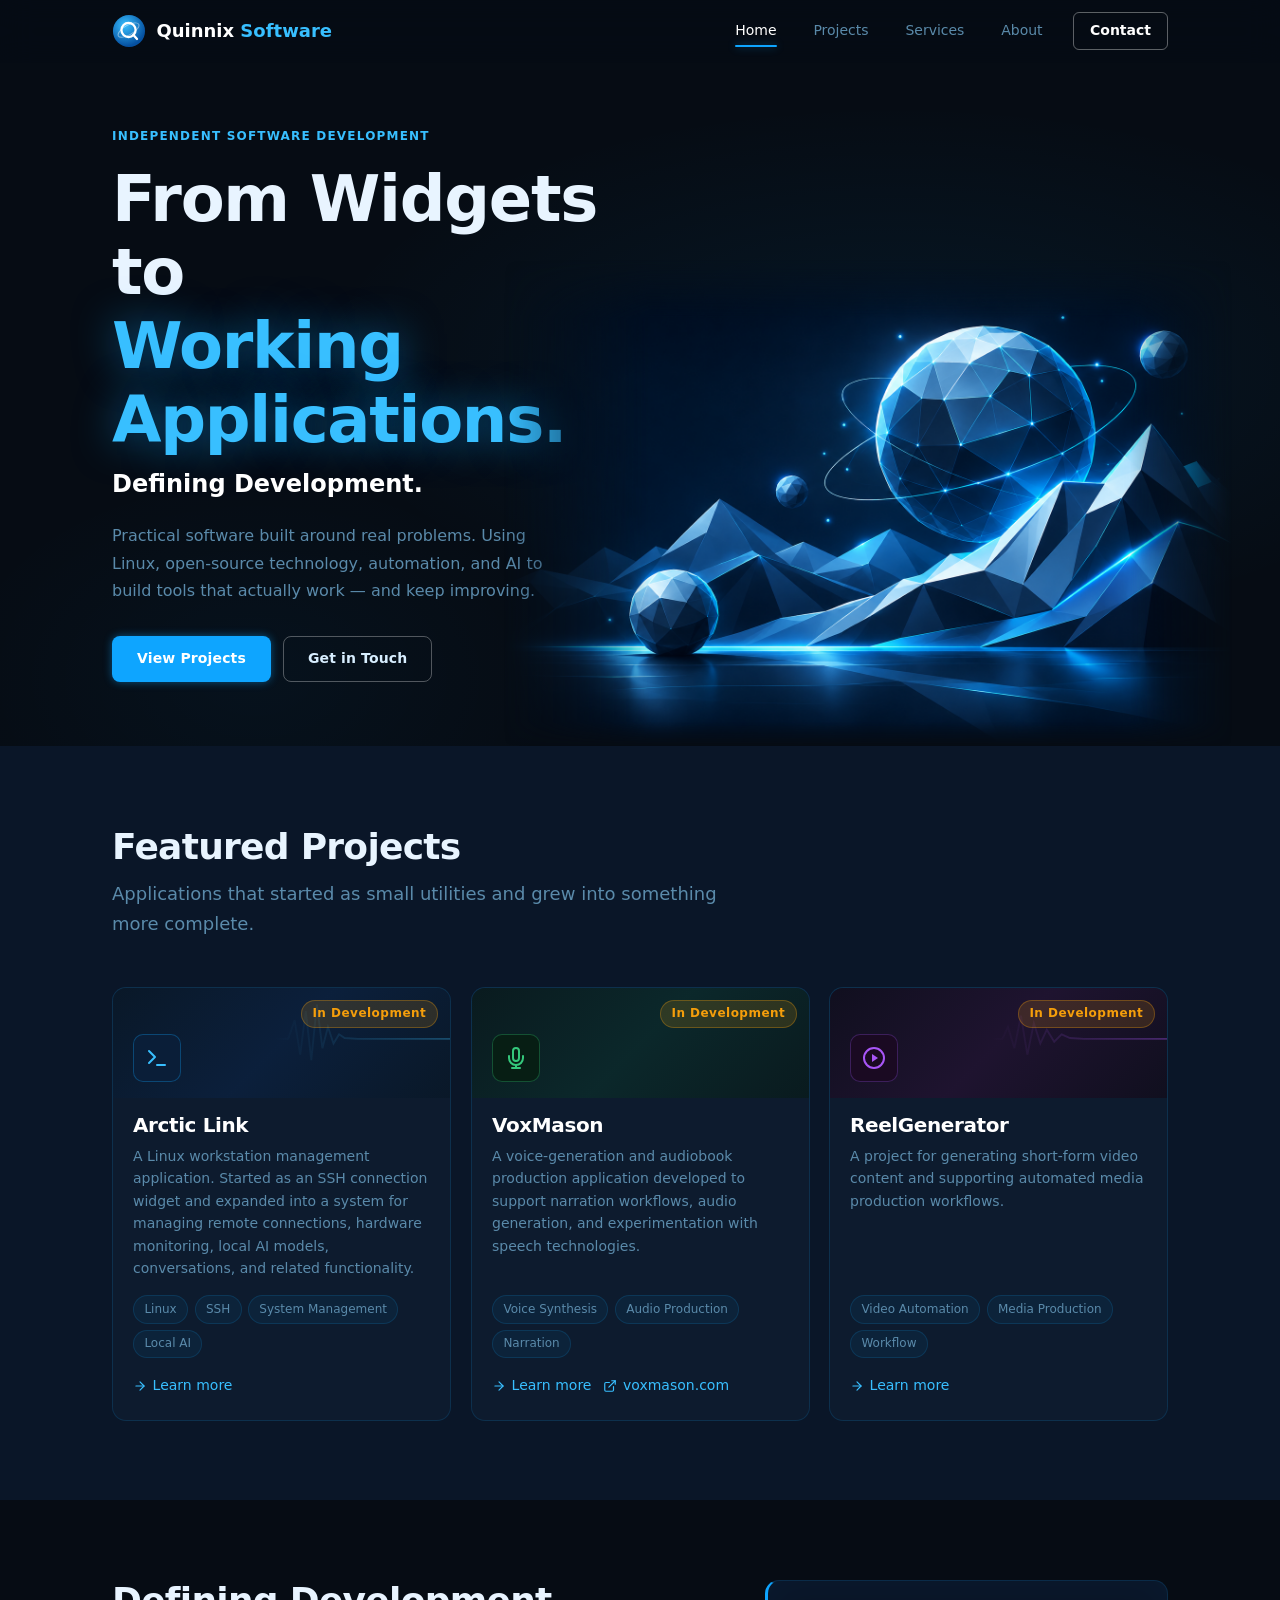
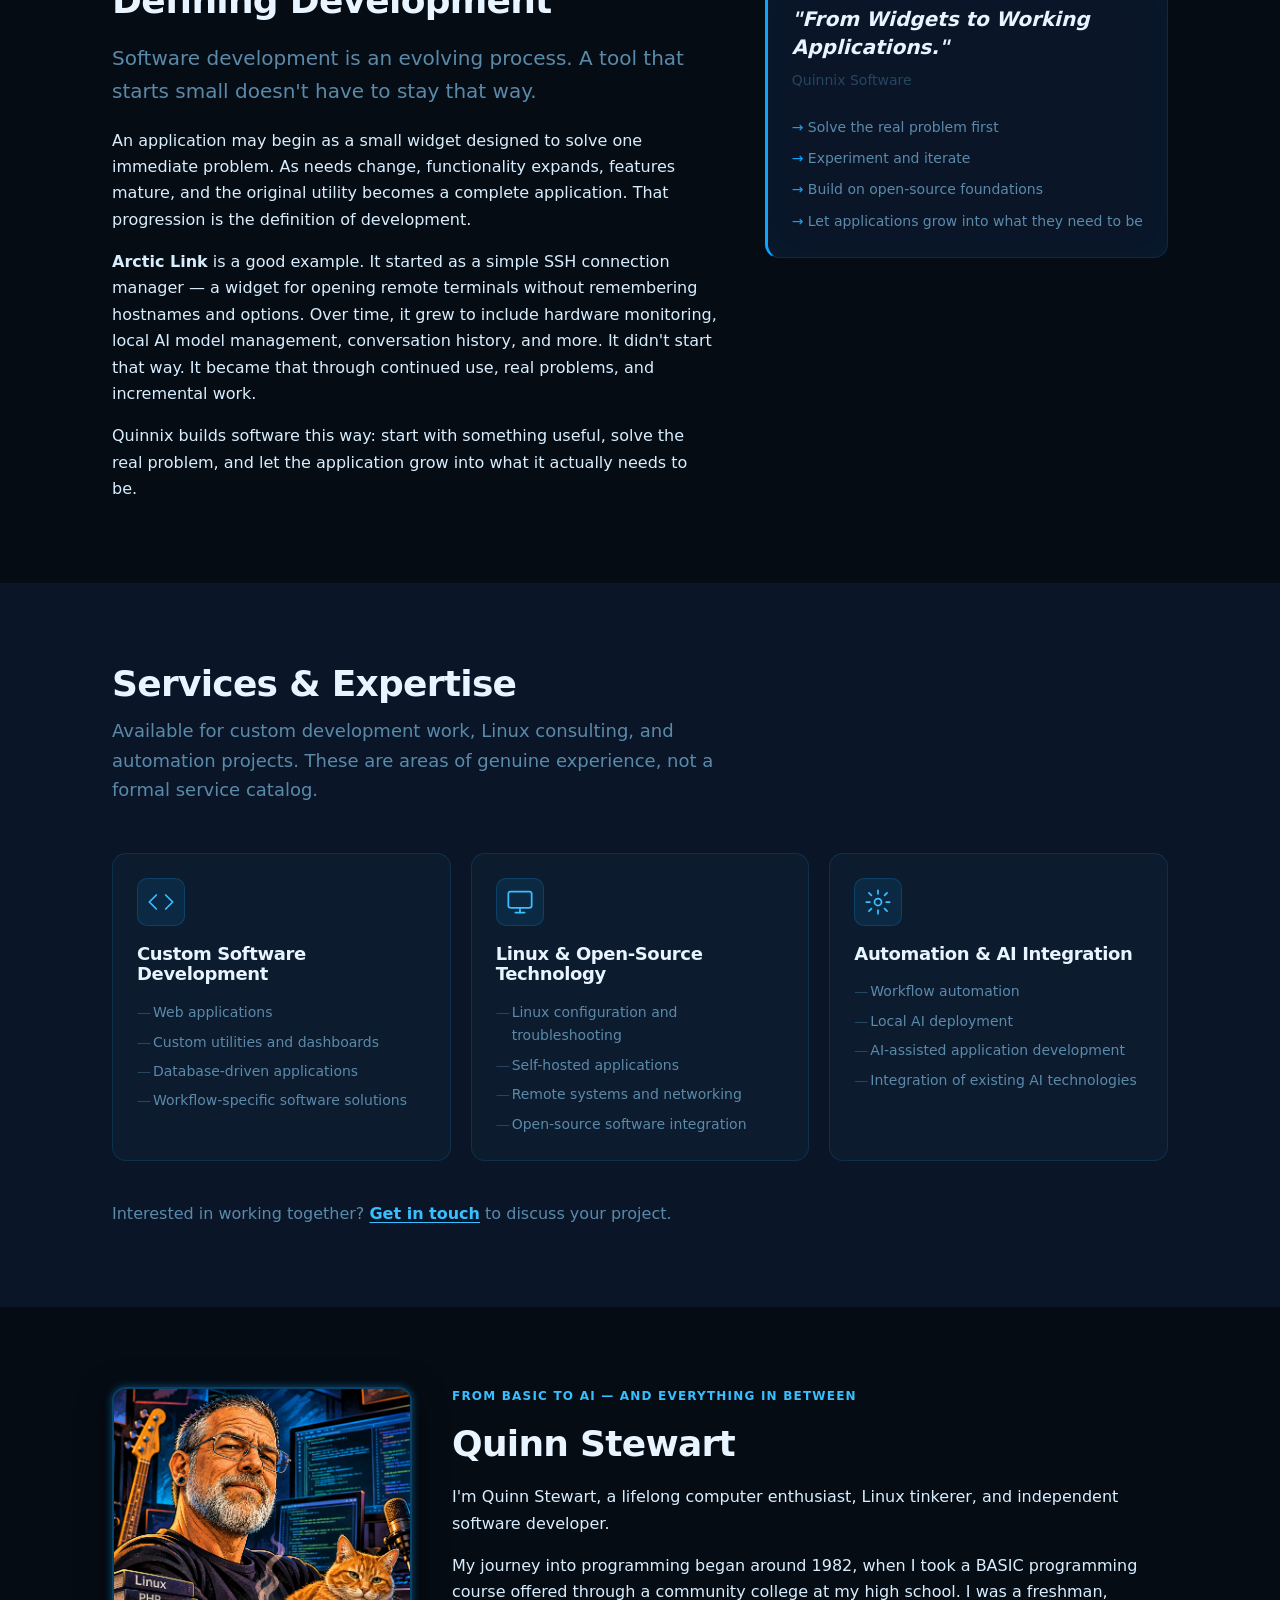
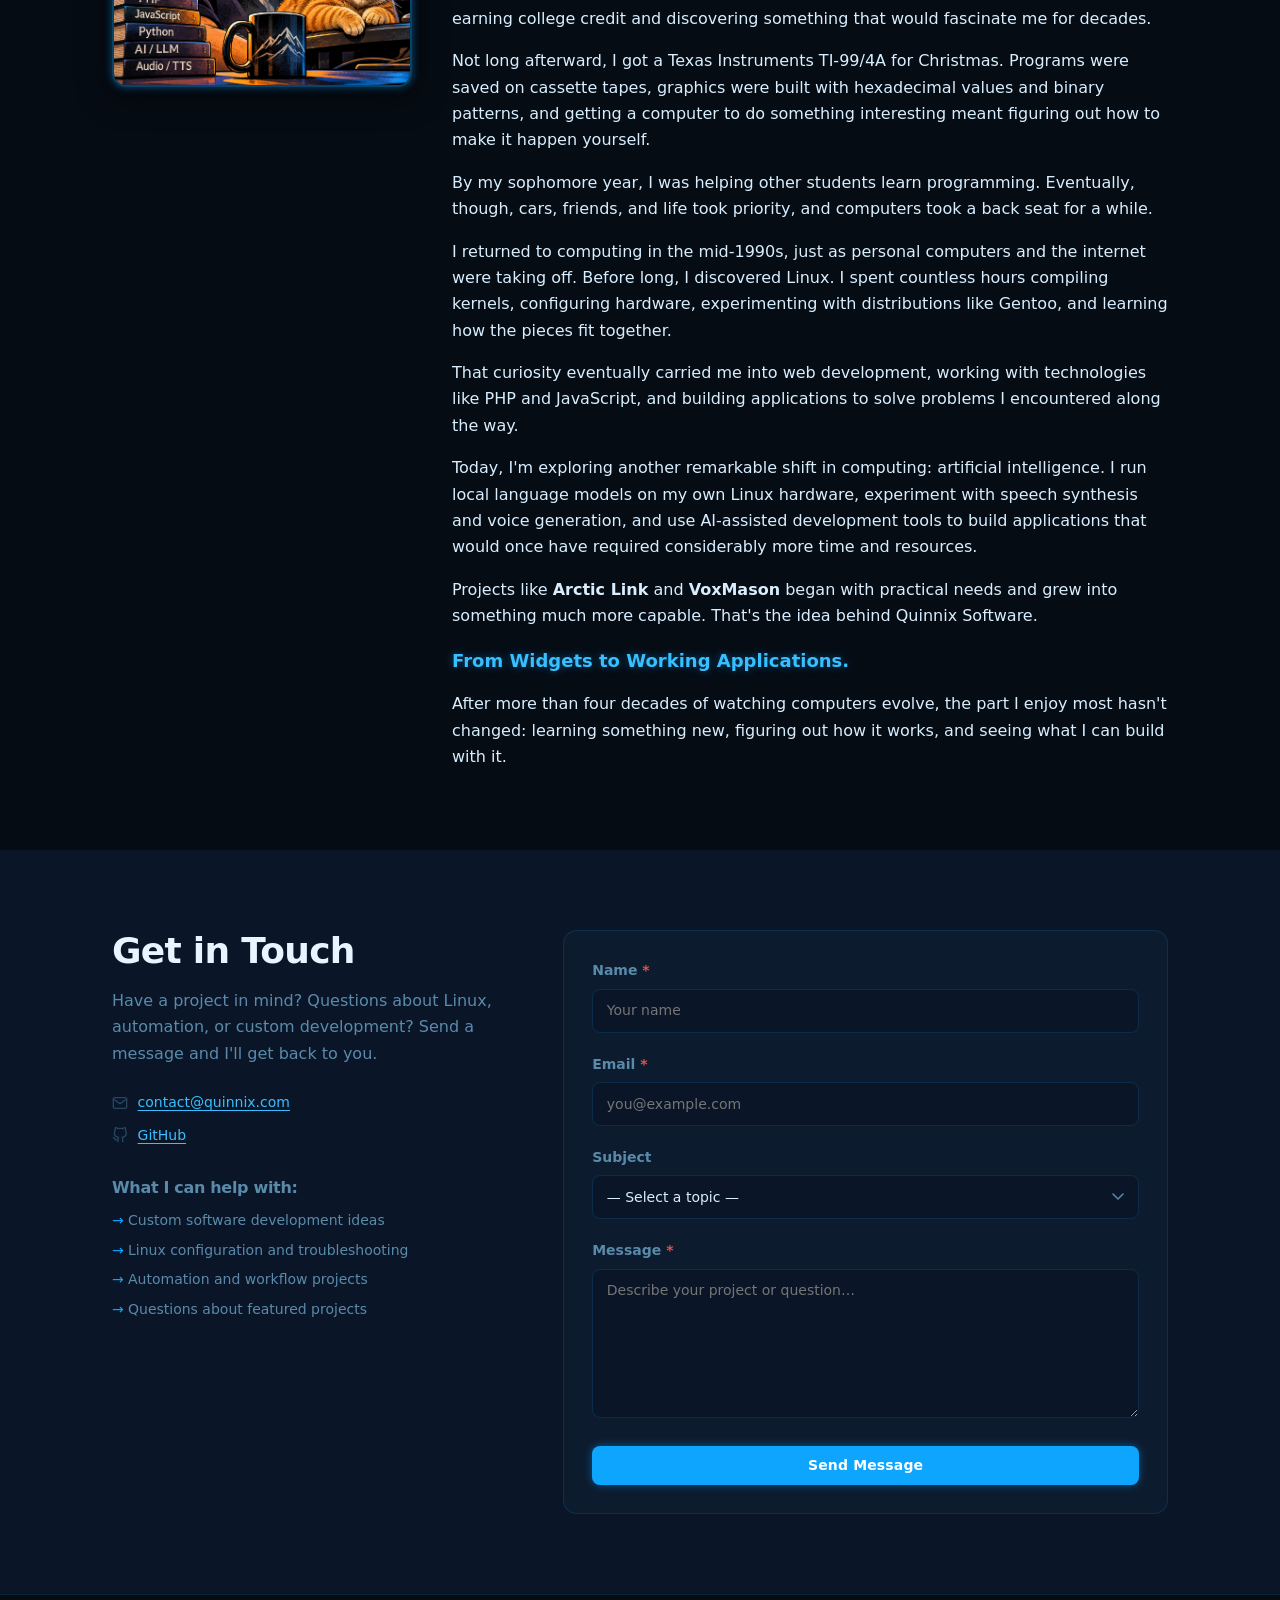
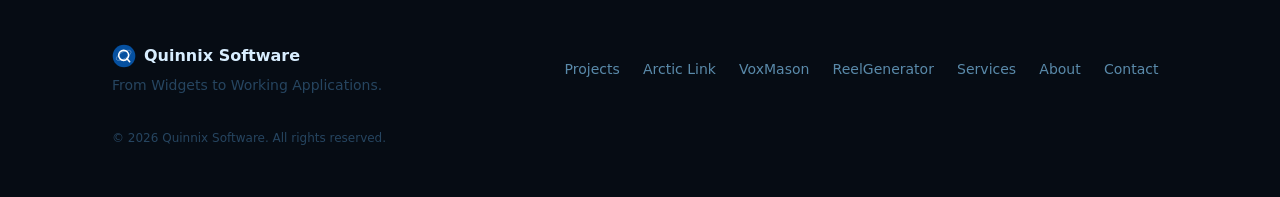
<file: index.html>
<!doctype html>
<html lang="en">
<head>
  <meta charset="utf-8">
  <meta name="viewport" content="width=device-width, initial-scale=1">

  <!-- ============================================================
       SITE IDENTITY — update these when branding is finalized
       ============================================================ -->
  <title>Quinnix Software — From Widgets to Working Applications</title>
  <meta name="description" content="Quinnix Software builds practical applications around real problems using Linux, open-source technology, automation, and AI.">
  <meta name="theme-color" content="#0d0f11">
  <meta name="robots" content="index, follow">
  <link rel="canonical" href="https://quinnix.com/">

  <!-- Favicon placeholder — replace assets/images/favicon.svg with final artwork -->
  <link rel="icon" href="assets/images/favicon.svg" type="image/svg+xml">

  <!-- Open Graph -->
  <meta property="og:type"        content="website">
  <meta property="og:site_name"   content="Quinnix Software">
  <meta property="og:title"       content="Quinnix Software — From Widgets to Working Applications">
  <meta property="og:description" content="Independent software development. Practical solutions built on Linux, open-source technology, automation, and AI.">
  <meta property="og:url"         content="https://quinnix.com/">
  <meta property="og:image"       content="https://quinnix.com/assets/images/quinnix-social.jpg">
  <meta property="og:image:width"  content="1200">
  <meta property="og:image:height" content="630">
  <meta property="og:image:alt"   content="Quinnix Software — From Widgets to Working Applications">

  <!-- Twitter / X card -->
  <meta name="twitter:card"        content="summary_large_image">
  <meta name="twitter:title"       content="Quinnix Software — From Widgets to Working Applications">
  <meta name="twitter:description" content="Independent software development. Practical solutions.">
  <meta name="twitter:image"       content="https://quinnix.com/assets/images/quinnix-social.jpg">

  <link rel="stylesheet" href="assets/css/site.css">
  <script src="assets/js/site.js" defer></script>
</head>
<body>

  <a class="skip-link" href="#main">Skip to main content</a>

  <!-- ============================================================
       HEADER
       ============================================================ -->
  <header class="site-header" data-header>
    <div class="shell nav-wrap">
      <a class="brand" href="#hero" aria-label="Quinnix Software — home">
        <!-- Brand mark: circular Q with orbital arc -->
        <svg class="brand-mark" viewBox="0 0 36 36" width="36" height="36" aria-hidden="true">
          <defs>
            <radialGradient id="bm-bg" cx="38%" cy="32%" r="65%">
              <stop offset="0%" stop-color="#38bfff"/>
              <stop offset="100%" stop-color="#0550a0"/>
            </radialGradient>
          </defs>
          <circle cx="18" cy="18" r="17" fill="url(#bm-bg)"/>
          <circle cx="17.5" cy="17" r="7.5" fill="none" stroke="#fff" stroke-width="2.4"/>
          <line x1="22.5" y1="22" x2="26.5" y2="26.5" stroke="#fff" stroke-width="2.4" stroke-linecap="round"/>
          <ellipse cx="17.5" cy="17" rx="12.5" ry="5" fill="none" stroke="rgba(255,255,255,0.45)" stroke-width="1" transform="rotate(-30 17.5 17)"/>
        </svg>
        <span class="brand-name">Quinnix<span class="brand-cyan"> Software</span></span>
      </a>

      <button class="menu-button" type="button"
              aria-expanded="false" aria-controls="site-nav"
              data-menu-button>
        <span class="sr-only">Toggle navigation</span>
        <span class="menu-icon" aria-hidden="true"><i></i><i></i><i></i></span>
      </button>

      <nav class="site-nav" id="site-nav" aria-label="Primary navigation" data-nav>
        <a href="#hero">Home</a>
        <a href="#projects">Projects</a>
        <a href="#services">Services</a>
        <a href="#about">About</a>
        <a href="#contact" class="nav-cta">Contact</a>
      </nav>
    </div>
  </header>

  <main id="main">

    <!-- ============================================================
         HERO
         ============================================================ -->
    <section class="hero" id="hero" aria-labelledby="hero-title">
      <div class="shell hero-inner">

        <div class="hero-text">
          <p class="eyebrow">Independent Software Development</p>
          <h1 id="hero-title">From Widgets to<br><span class="hero-cyan">Working<br>Applications.</span></h1>
          <p class="hero-tagline">Defining Development.</p>
          <p class="hero-body">
            Practical software built around real problems. Using Linux, open-source technology,
            automation, and AI to build tools that actually work — and keep improving.
          </p>
          <div class="hero-actions">
            <a href="#projects" class="btn btn-primary">View Projects</a>
            <a href="#contact"  class="btn btn-secondary">Get in Touch</a>
          </div>
        </div>

        <div class="hero-graphic" aria-hidden="true">
          <img src="assets/images/quinnix-hero-exact.svg" alt="" class="hero-scene"
               width="700" height="520">
        </div>

      </div>
    </section>

    <!-- ============================================================
         FEATURED PROJECTS
         ============================================================ -->
    <section class="section projects" id="projects" aria-labelledby="projects-title">
      <div class="shell">

        <header class="section-header">
          <h2 id="projects-title">Featured Projects</h2>
          <p>Applications that started as small utilities and grew into something more complete.</p>
        </header>

        <div class="project-grid">

          <!-- Project: Arctic Link -->
          <article class="project-card project-card--arctic" aria-labelledby="project-arctic-link-title">
            <div class="project-card-header">
              <div class="project-icon project-icon--arctic">
                <!-- Terminal icon -->
                <svg viewBox="0 0 24 24" fill="none" stroke="currentColor" stroke-width="2" stroke-linecap="round" stroke-linejoin="round">
                  <polyline points="4 17 10 11 4 5"/><line x1="12" y1="19" x2="20" y2="19"/>
                </svg>
              </div>
              <!-- Decorative wave -->
              <svg class="project-wave" viewBox="0 0 200 100" preserveAspectRatio="xMaxYMid meet">
                <defs>
                  <linearGradient id="wave-arctic" x1="0" y1="0" x2="1" y2="0">
                    <stop offset="0%" stop-color="#38bfff" stop-opacity="0"/>
                    <stop offset="100%" stop-color="#38bfff" stop-opacity="0.3"/>
                  </linearGradient>
                </defs>
                <polyline points="10,55 25,55 32,35 38,72 44,25 50,78 56,18 62,65 68,42 74,60 80,50 86,54 100,55 130,55 200,55"
                          fill="none" stroke="url(#wave-arctic)" stroke-width="2"/>
              </svg>
              <span class="project-status" data-status="development">In Development</span>
            </div>
            <div class="project-content">
              <h3 id="project-arctic-link-title" class="project-title">Arctic Link</h3>
              <p class="project-desc">
                A Linux workstation management application. Started as an SSH connection widget
                and expanded into a system for managing remote connections, hardware monitoring,
                local AI models, conversations, and related functionality.
              </p>
              <ul class="project-tags" aria-label="Technologies">
                <li class="tag">Linux</li>
                <li class="tag">SSH</li>
                <li class="tag">System Management</li>
                <li class="tag">Local AI</li>
              </ul>
              <div class="project-links">
                <a href="arctic-link.html" class="project-link">
                  <svg aria-hidden="true" width="14" height="14" viewBox="0 0 24 24" fill="none"
                       stroke="currentColor" stroke-width="2" stroke-linecap="round" stroke-linejoin="round">
                    <line x1="5" y1="12" x2="19" y2="12"/><polyline points="12 5 19 12 12 19"/>
                  </svg>
                  Learn more
                </a>
              </div>
            </div>
          </article>

          <!-- Project: VoxMason -->
          <article class="project-card project-card--voxmason" aria-labelledby="project-voxmason-title">
            <div class="project-card-header">
              <div class="project-icon project-icon--voxmason">
                <!-- Microphone icon -->
                <svg viewBox="0 0 24 24" fill="none" stroke="currentColor" stroke-width="2" stroke-linecap="round" stroke-linejoin="round">
                  <path d="M12 2a3 3 0 0 1 3 3v7a3 3 0 0 1-6 0V5a3 3 0 0 1 3-3z"/>
                  <path d="M19 10v2a7 7 0 0 1-14 0v-2"/><line x1="12" y1="19" x2="12" y2="22"/>
                  <line x1="8" y1="22" x2="16" y2="22"/>
                </svg>
              </div>
              <!-- Decorative wave (audio waveform) -->
              <svg class="project-wave" viewBox="0 0 200 100" preserveAspectRatio="xMaxYMid meet">
                <defs>
                  <linearGradient id="wave-vox" x1="0" y1="0" x2="1" y2="0">
                    <stop offset="0%" stop-color="#34c77b" stop-opacity="0"/>
                    <stop offset="100%" stop-color="#34c77b" stop-opacity="0.35"/>
                  </linearGradient>
                </defs>
                <g stroke="url(#wave-vox)" fill="none" stroke-linecap="round">
                  <line x1="20" y1="50" x2="20" y2="50" stroke-width="2"/>
                  <line x1="30" y1="38" x2="30" y2="62" stroke-width="2"/>
                  <line x1="40" y1="22" x2="40" y2="78" stroke-width="2.5"/>
                  <line x1="50" y1="30" x2="50" y2="70" stroke-width="2.5"/>
                  <line x1="60" y1="15" x2="60" y2="85" stroke-width="3"/>
                  <line x1="70" y1="25" x2="70" y2="75" stroke-width="2.5"/>
                  <line x1="80" y1="35" x2="80" y2="65" stroke-width="2.5"/>
                  <line x1="90" y1="20" x2="90" y2="80" stroke-width="3"/>
                  <line x1="100" y1="30" x2="100" y2="70" stroke-width="2.5"/>
                  <line x1="110" y1="40" x2="110" y2="60" stroke-width="2"/>
                  <line x1="120" y1="45" x2="120" y2="55" stroke-width="2"/>
                  <line x1="130" y1="48" x2="130" y2="52" stroke-width="2"/>
                  <line x1="150" y1="50" x2="150" y2="50" stroke-width="1"/>
                </g>
              </svg>
              <span class="project-status" data-status="development">In Development</span>
            </div>
            <div class="project-content">
              <h3 id="project-voxmason-title" class="project-title">VoxMason</h3>
              <p class="project-desc">
                A voice-generation and audiobook production application developed to support
                narration workflows, audio generation, and experimentation with speech technologies.
              </p>
              <ul class="project-tags" aria-label="Technologies">
                <li class="tag">Voice Synthesis</li>
                <li class="tag">Audio Production</li>
                <li class="tag">Narration</li>
              </ul>
              <div class="project-links">
                <a href="voxmason.html" class="project-link">
                  <svg aria-hidden="true" width="14" height="14" viewBox="0 0 24 24" fill="none"
                       stroke="currentColor" stroke-width="2" stroke-linecap="round" stroke-linejoin="round">
                    <line x1="5" y1="12" x2="19" y2="12"/><polyline points="12 5 19 12 12 19"/>
                  </svg>
                  Learn more
                </a>
                <a href="https://voxmason.com" class="project-link" target="_blank" rel="noopener noreferrer">
                  <svg aria-hidden="true" width="14" height="14" viewBox="0 0 24 24" fill="none"
                       stroke="currentColor" stroke-width="2" stroke-linecap="round" stroke-linejoin="round">
                    <path d="M18 13v6a2 2 0 0 1-2 2H5a2 2 0 0 1-2-2V8a2 2 0 0 1 2-2h6"/>
                    <polyline points="15 3 21 3 21 9"/><line x1="10" y1="14" x2="21" y2="3"/>
                  </svg>
                  voxmason.com
                </a>
              </div>
            </div>
          </article>

          <!-- Project: ReelGenerator -->
          <article class="project-card project-card--reel" aria-labelledby="project-reelgenerator-title">
            <div class="project-card-header">
              <div class="project-icon project-icon--reel">
                <!-- Film/play icon -->
                <svg viewBox="0 0 24 24" fill="none" stroke="currentColor" stroke-width="2" stroke-linecap="round" stroke-linejoin="round">
                  <circle cx="12" cy="12" r="10"/>
                  <polygon points="10 8 16 12 10 16 10 8" fill="currentColor" stroke="none"/>
                </svg>
              </div>
              <!-- Decorative wave (video frequency) -->
              <svg class="project-wave" viewBox="0 0 200 100" preserveAspectRatio="xMaxYMid meet">
                <defs>
                  <linearGradient id="wave-reel" x1="0" y1="0" x2="1" y2="0">
                    <stop offset="0%" stop-color="#a855f7" stop-opacity="0"/>
                    <stop offset="100%" stop-color="#a855f7" stop-opacity="0.35"/>
                  </linearGradient>
                </defs>
                <polyline points="10,55 22,55 28,42 35,65 42,30 49,72 56,38 63,60 70,45 78,58 86,50 95,54 110,55 150,55 200,55"
                          fill="none" stroke="url(#wave-reel)" stroke-width="2"/>
              </svg>
              <span class="project-status" data-status="development">In Development</span>
            </div>
            <div class="project-content">
              <h3 id="project-reelgenerator-title" class="project-title">ReelGenerator</h3>
              <p class="project-desc">
                A project for generating short-form video content and supporting automated
                media production workflows.
              </p>
              <ul class="project-tags" aria-label="Technologies">
                <li class="tag">Video Automation</li>
                <li class="tag">Media Production</li>
                <li class="tag">Workflow</li>
              </ul>
              <div class="project-links">
                <a href="reelgenerator.html" class="project-link">
                  <svg aria-hidden="true" width="14" height="14" viewBox="0 0 24 24" fill="none"
                       stroke="currentColor" stroke-width="2" stroke-linecap="round" stroke-linejoin="round">
                    <line x1="5" y1="12" x2="19" y2="12"/><polyline points="12 5 19 12 12 19"/>
                  </svg>
                  Learn more
                </a>
              </div>
            </div>
          </article>

        </div><!-- .project-grid -->
      </div><!-- .shell -->
    </section>

    <!-- ============================================================
         DEVELOPMENT PHILOSOPHY
         ============================================================ -->
    <section class="section philosophy" id="philosophy" aria-labelledby="philosophy-title">
      <div class="shell">
        <div class="philosophy-inner">

          <div class="philosophy-text">
            <h2 id="philosophy-title">Defining Development</h2>
            <p class="philosophy-lead">
              Software development is an evolving process. A tool that starts small doesn't have to
              stay that way.
            </p>
            <p>
              An application may begin as a small widget designed to solve one immediate problem.
              As needs change, functionality expands, features mature, and the original utility
              becomes a complete application. That progression is the definition of development.
            </p>
            <p>
              <strong>Arctic Link</strong> is a good example. It started as a simple SSH connection
              manager — a widget for opening remote terminals without remembering hostnames and
              options. Over time, it grew to include hardware monitoring, local AI model management,
              conversation history, and more. It didn't start that way. It became that through
              continued use, real problems, and incremental work.
            </p>
            <p>
              Quinnix builds software this way: start with something useful, solve the real
              problem, and let the application grow into what it actually needs to be.
            </p>
          </div>

          <aside class="philosophy-callout" aria-label="Development philosophy summary">
            <blockquote>
              <p>"From Widgets to Working Applications."</p>
              <footer>Quinnix Software</footer>
            </blockquote>
            <ul class="philosophy-values">
              <li>Solve the real problem first</li>
              <li>Experiment and iterate</li>
              <li>Build on open-source foundations</li>
              <li>Let applications grow into what they need to be</li>
            </ul>
          </aside>

        </div>
      </div>
    </section>

    <!-- ============================================================
         SERVICES & EXPERTISE
         ============================================================ -->
    <section class="section services" id="services" aria-labelledby="services-title">
      <div class="shell">

        <header class="section-header">
          <h2 id="services-title">Services &amp; Expertise</h2>
          <p>
            Available for custom development work, Linux consulting, and automation projects.
            These are areas of genuine experience, not a formal service catalog.
          </p>
        </header>

        <div class="services-grid">

          <div class="service-card">
            <div class="service-icon" aria-hidden="true">
              <svg viewBox="0 0 24 24" width="28" height="28" fill="none"
                   stroke="currentColor" stroke-width="1.5" stroke-linecap="round" stroke-linejoin="round">
                <polyline points="16 18 22 12 16 6"/><polyline points="8 6 2 12 8 18"/>
              </svg>
            </div>
            <h3>Custom Software Development</h3>
            <ul>
              <li>Web applications</li>
              <li>Custom utilities and dashboards</li>
              <li>Database-driven applications</li>
              <li>Workflow-specific software solutions</li>
            </ul>
          </div>

          <div class="service-card">
            <div class="service-icon" aria-hidden="true">
              <svg viewBox="0 0 24 24" width="28" height="28" fill="none"
                   stroke="currentColor" stroke-width="1.5" stroke-linecap="round" stroke-linejoin="round">
                <rect x="2" y="3" width="20" height="14" rx="2"/><line x1="8" y1="21" x2="16" y2="21"/>
                <line x1="12" y1="17" x2="12" y2="21"/>
              </svg>
            </div>
            <h3>Linux &amp; Open-Source Technology</h3>
            <ul>
              <li>Linux configuration and troubleshooting</li>
              <li>Self-hosted applications</li>
              <li>Remote systems and networking</li>
              <li>Open-source software integration</li>
            </ul>
          </div>

          <div class="service-card">
            <div class="service-icon" aria-hidden="true">
              <svg viewBox="0 0 24 24" width="28" height="28" fill="none"
                   stroke="currentColor" stroke-width="1.5" stroke-linecap="round" stroke-linejoin="round">
                <circle cx="12" cy="12" r="3"/><path d="M12 2v3m0 14v3M4.22 4.22l2.12 2.12m11.32 11.32 2.12 2.12M2 12h3m14 0h3M4.22 19.78l2.12-2.12M17.66 6.34l2.12-2.12"/>
              </svg>
            </div>
            <h3>Automation &amp; AI Integration</h3>
            <ul>
              <li>Workflow automation</li>
              <li>Local AI deployment</li>
              <li>AI-assisted application development</li>
              <li>Integration of existing AI technologies</li>
            </ul>
          </div>

        </div><!-- .services-grid -->

        <p class="services-note">
          Interested in working together?
          <a href="#contact">Get in touch</a> to discuss your project.
        </p>

      </div><!-- .shell -->
    </section>

    <!-- ============================================================
         ABOUT
         ============================================================ -->
    <section class="section about" id="about" aria-labelledby="about-title">
      <div class="shell">
        <div class="about-inner">

          <div class="about-photo-wrap">
            <img
              src="assets/images/quinn-stewart.png"
              alt="Quinn Stewart — developer, Linux tinkerer, and founder of Quinnix Software"
              class="about-photo"
              width="440"
              height="440"
              loading="lazy"
            >
          </div>

          <div class="about-text">
            <p class="eyebrow">From BASIC to AI — and Everything in Between</p>
            <h2 id="about-title">Quinn Stewart</h2>

            <p>I'm Quinn Stewart, a lifelong computer enthusiast, Linux tinkerer, and independent software developer.</p>

            <p>My journey into programming began around 1982, when I took a BASIC programming course offered through a community college at my high school. I was a freshman, earning college credit and discovering something that would fascinate me for decades.</p>

            <p>Not long afterward, I got a Texas Instruments TI-99/4A for Christmas. Programs were saved on cassette tapes, graphics were built with hexadecimal values and binary patterns, and getting a computer to do something interesting meant figuring out how to make it happen yourself.</p>

            <p>By my sophomore year, I was helping other students learn programming. Eventually, though, cars, friends, and life took priority, and computers took a back seat for a while.</p>

            <p>I returned to computing in the mid-1990s, just as personal computers and the internet were taking off. Before long, I discovered Linux. I spent countless hours compiling kernels, configuring hardware, experimenting with distributions like Gentoo, and learning how the pieces fit together.</p>

            <p>That curiosity eventually carried me into web development, working with technologies like PHP and JavaScript, and building applications to solve problems I encountered along the way.</p>

            <p>Today, I'm exploring another remarkable shift in computing: artificial intelligence. I run local language models on my own Linux hardware, experiment with speech synthesis and voice generation, and use AI-assisted development tools to build applications that would once have required considerably more time and resources.</p>

            <p>Projects like <strong>Arctic Link</strong> and <strong>VoxMason</strong> began with practical needs and grew into something much more capable. That's the idea behind Quinnix Software.</p>

            <p class="about-tagline">From Widgets to Working Applications.</p>

            <p>After more than four decades of watching computers evolve, the part I enjoy most hasn't changed: learning something new, figuring out how it works, and seeing what I can build with it.</p>
          </div>

        </div><!-- .about-inner -->
      </div><!-- .shell -->
    </section>

    <!-- ============================================================
         CONTACT
         ============================================================ -->
    <section class="section contact" id="contact" aria-labelledby="contact-title">
      <div class="shell">
        <div class="contact-inner">

          <div class="contact-info">
            <h2 id="contact-title">Get in Touch</h2>
            <p>
              Have a project in mind? Questions about Linux, automation, or custom development?
              Send a message and I'll get back to you.
            </p>

            <ul class="contact-channels">
              <li>
                <svg aria-hidden="true" width="16" height="16" viewBox="0 0 24 24" fill="none"
                     stroke="currentColor" stroke-width="2" stroke-linecap="round" stroke-linejoin="round">
                  <path d="M4 4h16c1.1 0 2 .9 2 2v12c0 1.1-.9 2-2 2H4c-1.1 0-2-.9-2-2V6c0-1.1.9-2 2-2z"/>
                  <polyline points="22,6 12,13 2,6"/>
                </svg>
                <!-- PLACEHOLDER: replace with actual contact email -->
                <a href="mailto:contact@quinnix.com">contact@quinnix.com</a>
              </li>
              <li>
                <svg aria-hidden="true" width="16" height="16" viewBox="0 0 24 24" fill="none"
                     stroke="currentColor" stroke-width="2" stroke-linecap="round" stroke-linejoin="round">
                  <path d="M9 19c-5 1.5-5-2.5-7-3m14 6v-3.87a3.37 3.37 0 0 0-.94-2.61c3.14-.35 6.44-1.54 6.44-7A5.44 5.44 0 0 0 20 4.77 5.07 5.07 0 0 0 19.91 1S18.73.65 16 2.48a13.38 13.38 0 0 0-7 0C6.27.65 5.09 1 5.09 1A5.07 5.07 0 0 0 5 4.77a5.44 5.44 0 0 0-1.5 3.78c0 5.42 3.3 6.61 6.44 7A3.37 3.37 0 0 0 9 18.13V22"/>
                </svg>
                <!-- PLACEHOLDER: replace with actual GitHub URL -->
                <a href="https://github.com/" target="_blank" rel="noopener noreferrer">GitHub</a>
              </li>
            </ul>

            <div class="contact-topics">
              <h3>What I can help with:</h3>
              <ul>
                <li>Custom software development ideas</li>
                <li>Linux configuration and troubleshooting</li>
                <li>Automation and workflow projects</li>
                <li>Questions about featured projects</li>
              </ul>
            </div>
          </div><!-- .contact-info -->

          <div class="contact-form-wrap">
            <form class="contact-form" id="contact-form"
                  method="post" action="contact.php"
                  novalidate>

              <div class="form-group">
                <label for="contact-name">Name <span aria-hidden="true">*</span></label>
                <input type="text" id="contact-name" name="name"
                       autocomplete="name" required maxlength="100"
                       placeholder="Your name">
              </div>

              <div class="form-group">
                <label for="contact-email">Email <span aria-hidden="true">*</span></label>
                <input type="email" id="contact-email" name="email"
                       autocomplete="email" required maxlength="254"
                       placeholder="you@example.com">
              </div>

              <div class="form-group">
                <label for="contact-subject">Subject</label>
                <select id="contact-subject" name="subject">
                  <option value="">— Select a topic —</option>
                  <option value="custom-development">Custom Software Development</option>
                  <option value="linux-help">Linux Help or Consulting</option>
                  <option value="automation">Automation or AI Project</option>
                  <option value="project-question">Question About a Project</option>
                  <option value="general">General Inquiry</option>
                </select>
              </div>

              <div class="form-group">
                <label for="contact-message">Message <span aria-hidden="true">*</span></label>
                <textarea id="contact-message" name="message"
                          required minlength="10" maxlength="4000"
                          rows="6" placeholder="Describe your project or question…"></textarea>
              </div>

              <!-- Honeypot field — must remain empty -->
              <div class="form-group form-honeypot" aria-hidden="true">
                <label for="contact-website">Website</label>
                <input type="text" id="contact-website" name="website"
                       tabindex="-1" autocomplete="off">
              </div>

              <div class="form-actions">
                <button type="submit" class="btn btn-primary btn-submit" id="contact-submit">
                  <span class="btn-label">Send Message</span>
                  <span class="btn-loading" aria-hidden="true">Sending…</span>
                </button>
              </div>

              <div class="form-feedback" id="form-feedback" aria-live="polite" aria-atomic="true"></div>

            </form>
          </div><!-- .contact-form-wrap -->

        </div><!-- .contact-inner -->
      </div><!-- .shell -->
    </section>

  </main>

  <!-- ============================================================
       FOOTER
       ============================================================ -->
  <footer class="site-footer">
    <div class="shell">
      <div class="footer-inner">

        <div class="footer-brand">
          <a href="#hero" class="footer-brand-link" aria-label="Back to top">
            <svg class="brand-mark" viewBox="0 0 36 36" width="24" height="24" aria-hidden="true">
              <circle cx="18" cy="18" r="17" fill="#0550a0"/>
              <circle cx="17.5" cy="17" r="7.5" fill="none" stroke="#fff" stroke-width="2.4"/>
              <line x1="22.5" y1="22" x2="26.5" y2="26.5" stroke="#fff" stroke-width="2.4" stroke-linecap="round"/>
              <ellipse cx="17.5" cy="17" rx="12.5" ry="5" fill="none" stroke="rgba(255,255,255,0.4)" stroke-width="1" transform="rotate(-30 17.5 17)"/>
            </svg>
            <strong>Quinnix Software</strong>
          </a>
          <p class="footer-tagline">From Widgets to Working Applications.</p>
        </div>

        <nav class="footer-nav" aria-label="Footer navigation">
          <a href="#projects">Projects</a>
          <a href="arctic-link.html">Arctic Link</a>
          <a href="voxmason.html">VoxMason</a>
          <a href="reelgenerator.html">ReelGenerator</a>
          <a href="#services">Services</a>
          <a href="#about">About</a>
          <a href="#contact">Contact</a>
        </nav>

        <p class="footer-copy">
          &copy; <span data-year></span> Quinnix Software. All rights reserved.
        </p>

      </div><!-- .footer-inner -->
    </div><!-- .shell -->
  </footer>

</body>
</html>
</file>
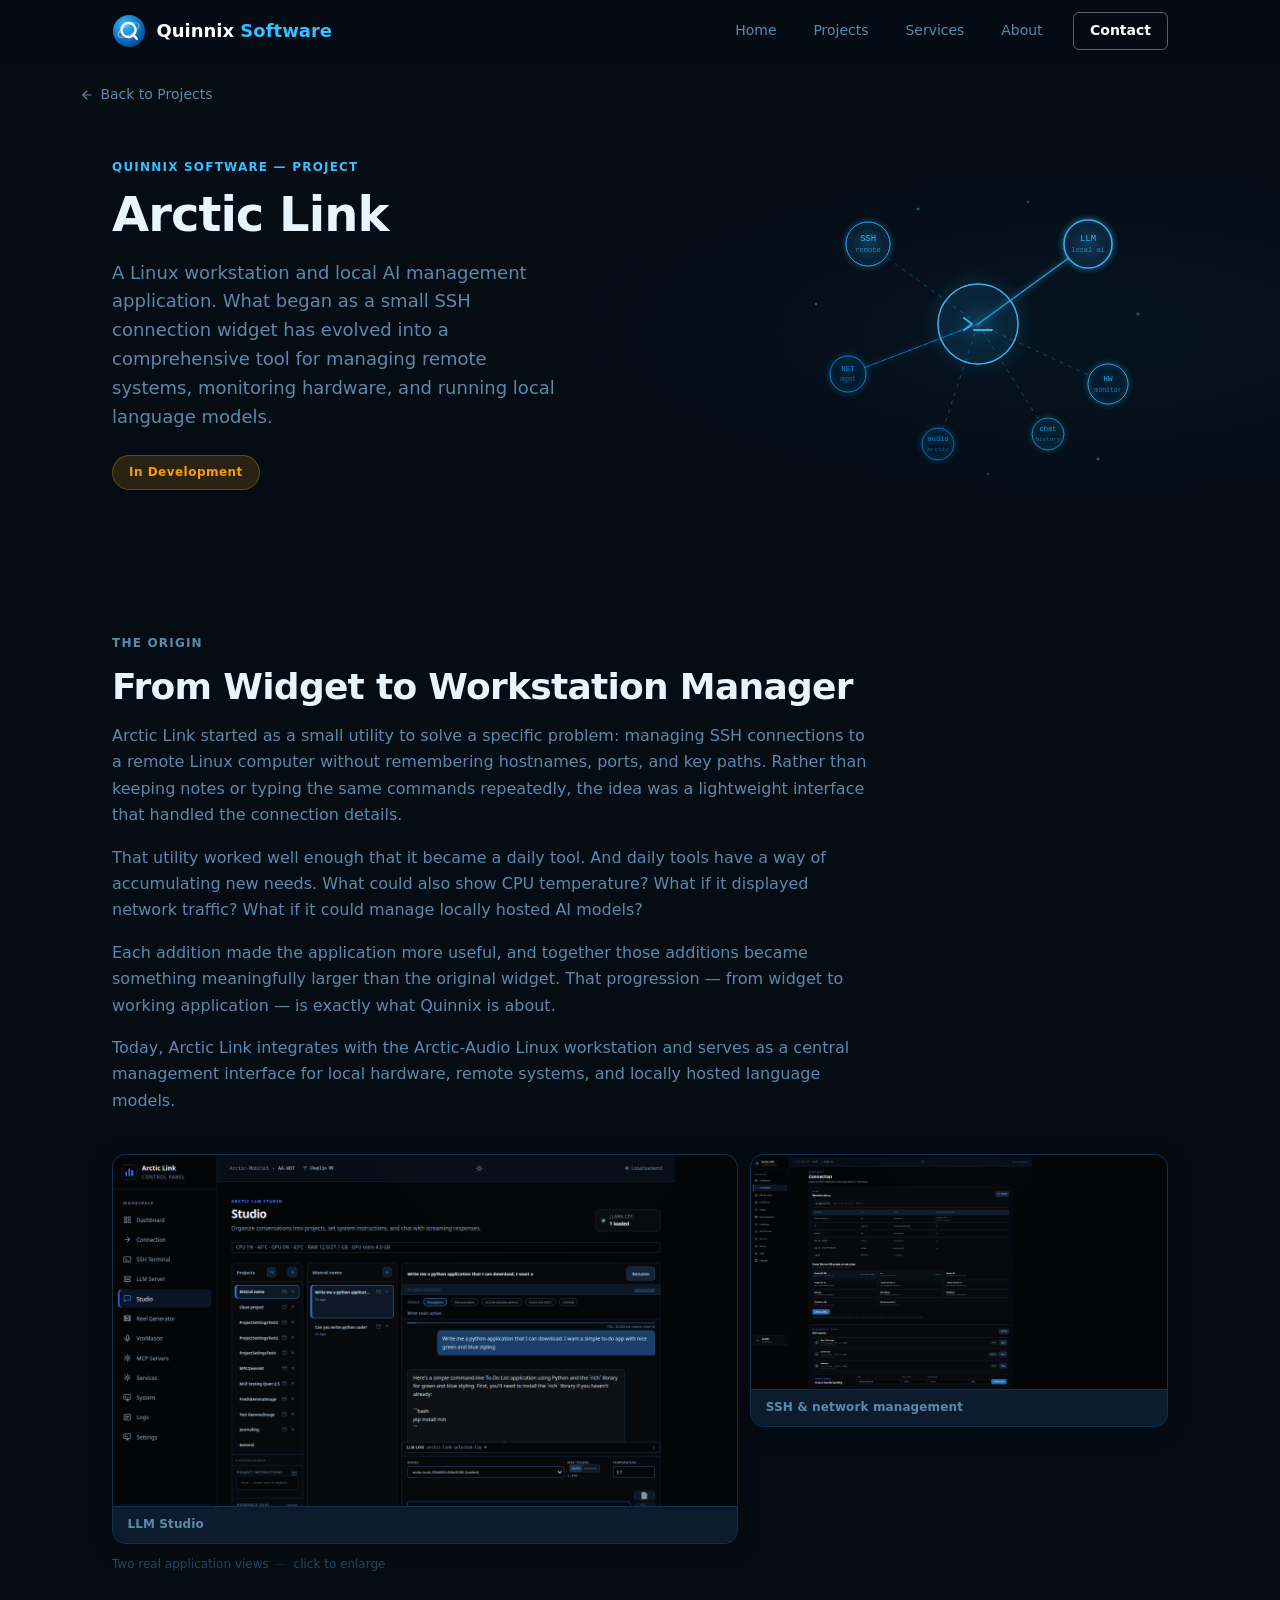
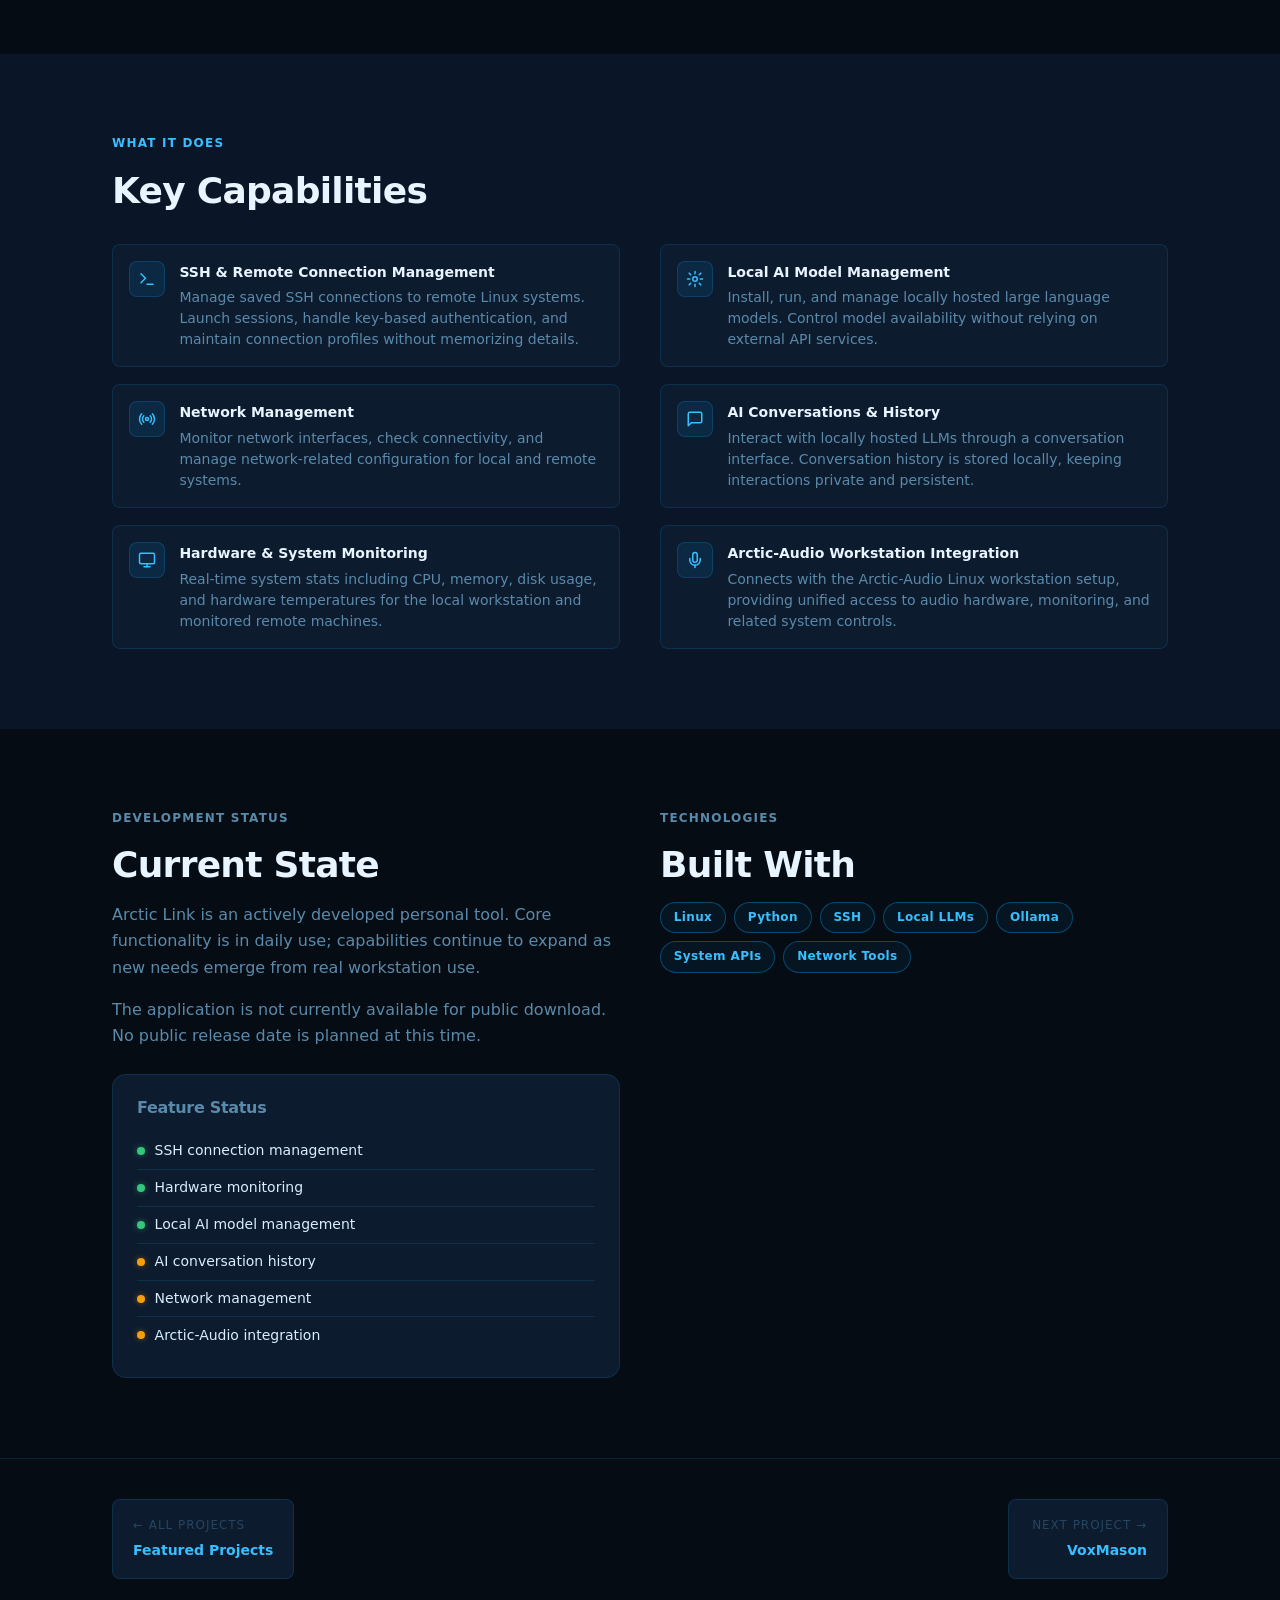
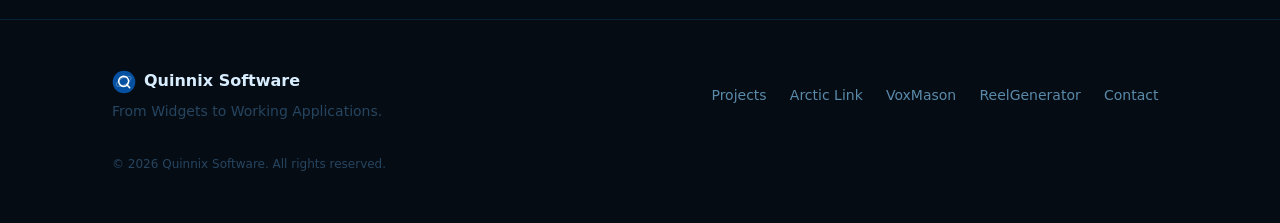
<file: arctic-link.html>
<!doctype html>
<html lang="en">
<head>
  <meta charset="utf-8">
  <meta name="viewport" content="width=device-width, initial-scale=1">
  <title>Arctic Link — Quinnix Software</title>
  <meta name="description" content="Arctic Link is a Linux workstation and local AI management application. SSH connections, hardware monitoring, local LLM management, and more.">
  <meta name="theme-color" content="#0d0f11">
  <link rel="canonical" href="https://quinnix.com/arctic-link.html">
  <link rel="icon" href="assets/images/favicon.svg" type="image/svg+xml">
  <meta property="og:type"        content="website">
  <meta property="og:site_name"   content="Quinnix Software">
  <meta property="og:title"       content="Arctic Link — Quinnix Software">
  <meta property="og:description" content="A Linux workstation and local AI management application. SSH, hardware monitoring, and local LLM management.">
  <meta property="og:url"         content="https://quinnix.com/arctic-link.html">
  <link rel="stylesheet" href="assets/css/site.css">
  <script src="assets/js/site.js" defer></script>
</head>
<body>

  <a class="skip-link" href="#main">Skip to main content</a>

  <!-- HEADER -->
  <header class="site-header" data-header>
    <div class="shell nav-wrap">
      <a class="brand" href="index.html" aria-label="Quinnix Software — home">
        <svg class="brand-mark" viewBox="0 0 36 36" width="36" height="36" aria-hidden="true">
          <defs>
            <radialGradient id="bm-bg" cx="38%" cy="32%" r="65%">
              <stop offset="0%" stop-color="#38bfff"/>
              <stop offset="100%" stop-color="#0550a0"/>
            </radialGradient>
          </defs>
          <circle cx="18" cy="18" r="17" fill="url(#bm-bg)"/>
          <circle cx="17.5" cy="17" r="7.5" fill="none" stroke="#fff" stroke-width="2.4"/>
          <line x1="22.5" y1="22" x2="26.5" y2="26.5" stroke="#fff" stroke-width="2.4" stroke-linecap="round"/>
          <ellipse cx="17.5" cy="17" rx="12.5" ry="5" fill="none" stroke="rgba(255,255,255,0.45)" stroke-width="1" transform="rotate(-30 17.5 17)"/>
        </svg>
        <span class="brand-name">Quinnix<span class="brand-cyan"> Software</span></span>
      </a>
      <button class="menu-button" type="button" aria-expanded="false" aria-controls="site-nav" data-menu-button>
        <span class="sr-only">Toggle navigation</span>
        <span class="menu-icon" aria-hidden="true"><i></i><i></i><i></i></span>
      </button>
      <nav class="site-nav" id="site-nav" aria-label="Primary navigation" data-nav>
        <a href="index.html">Home</a>
        <a href="index.html#projects">Projects</a>
        <a href="index.html#services">Services</a>
        <a href="index.html#about">About</a>
        <a href="index.html#contact" class="nav-cta">Contact</a>
      </nav>
    </div>
  </header>

  <main id="main">

    <!-- BACK LINK -->
    <div class="shell page-back">
      <a href="index.html#projects">
        <svg aria-hidden="true" width="14" height="14" viewBox="0 0 24 24" fill="none"
             stroke="currentColor" stroke-width="2" stroke-linecap="round" stroke-linejoin="round">
          <line x1="19" y1="12" x2="5" y2="12"/><polyline points="12 19 5 12 12 5"/>
        </svg>
        Back to Projects
      </a>
    </div>

    <!-- HERO -->
    <section class="project-page-hero" id="hero" aria-labelledby="project-title">
      <div class="shell">
        <div class="project-page-hero-inner">

          <div class="project-hero-text">
            <p class="eyebrow">Quinnix Software — Project</p>
            <h1 id="project-title">Arctic Link</h1>
            <p class="hero-body">
              A Linux workstation and local AI management application. What began as a small
              SSH connection widget has evolved into a comprehensive tool for managing remote
              systems, monitoring hardware, and running local language models.
            </p>
            <div class="hero-actions">
              <span class="project-status" data-status="development" style="position:static;padding:0.4rem 1rem;">In Development</span>
            </div>
          </div>

          <div class="project-visual hero-visual-arctic">
            <!-- Network topology SVG -->
            <svg viewBox="0 0 380 320" fill="none" xmlns="http://www.w3.org/2000/svg" aria-hidden="true">
              <defs>
                <filter id="al-glow-sm" x="-30%" y="-30%" width="160%" height="160%">
                  <feGaussianBlur stdDeviation="3" result="blur"/>
                  <feMerge><feMergeNode in="blur"/><feMergeNode in="SourceGraphic"/></feMerge>
                </filter>
                <filter id="al-glow-lg" x="-60%" y="-60%" width="220%" height="220%">
                  <feGaussianBlur stdDeviation="8" result="blur"/>
                  <feMerge><feMergeNode in="blur"/><feMergeNode in="SourceGraphic"/></feMerge>
                </filter>
                <radialGradient id="al-node-main" cx="50%" cy="50%" r="50%">
                  <stop offset="0%" stop-color="#38bfff" stop-opacity="0.3"/>
                  <stop offset="100%" stop-color="#0ea5ff" stop-opacity="0.05"/>
                </radialGradient>
              </defs>

              <!-- Connection lines -->
              <g stroke="#38bfff" stroke-dasharray="4,5" opacity="0.3">
                <line x1="190" y1="160" x2="80"  y2="80"/>
                <line x1="190" y1="160" x2="300" y2="80"/>
                <line x1="190" y1="160" x2="60"  y2="210"/>
                <line x1="190" y1="160" x2="320" y2="220"/>
                <line x1="190" y1="160" x2="150" y2="280"/>
                <line x1="190" y1="160" x2="260" y2="270"/>
              </g>
              <!-- Active connection (solid) -->
              <line x1="190" y1="160" x2="300" y2="80" stroke="#38bfff" stroke-width="1.5" opacity="0.7" filter="url(#al-glow-sm)"/>
              <line x1="190" y1="160" x2="60"  y2="210" stroke="#0ea5ff" stroke-width="1" opacity="0.5" filter="url(#al-glow-sm)"/>

              <!-- Satellite nodes -->
              <g filter="url(#al-glow-sm)">
                <!-- top-left: SSH node -->
                <circle cx="80" cy="80" r="22" fill="#071624" stroke="#38bfff" stroke-width="1" opacity="0.8"/>
                <circle cx="80" cy="80" r="22" fill="url(#al-node-main)" opacity="0.5"/>
                <text x="80" y="77" font-size="9" fill="#38bfff" text-anchor="middle" font-family="monospace" opacity="0.9">SSH</text>
                <text x="80" y="88" font-size="7" fill="#38bfff" text-anchor="middle" font-family="monospace" opacity="0.6">remote</text>

                <!-- top-right: AI node -->
                <circle cx="300" cy="80" r="24" fill="#071624" stroke="#38bfff" stroke-width="1.5" opacity="0.9"/>
                <circle cx="300" cy="80" r="24" fill="url(#al-node-main)" opacity="0.6"/>
                <text x="300" y="77" font-size="9" fill="#38bfff" text-anchor="middle" font-family="monospace" opacity="0.9">LLM</text>
                <text x="300" y="88" font-size="7" fill="#38bfff" text-anchor="middle" font-family="monospace" opacity="0.6">local ai</text>

                <!-- left: network node -->
                <circle cx="60" cy="210" r="18" fill="#071624" stroke="#0ea5ff" stroke-width="1" opacity="0.7"/>
                <text x="60" y="207" font-size="7.5" fill="#0ea5ff" text-anchor="middle" font-family="monospace" opacity="0.8">NET</text>
                <text x="60" y="217" font-size="6.5" fill="#0ea5ff" text-anchor="middle" font-family="monospace" opacity="0.55">mgmt</text>

                <!-- right: hardware node -->
                <circle cx="320" cy="220" r="20" fill="#071624" stroke="#38bfff" stroke-width="1" opacity="0.75"/>
                <text x="320" y="217" font-size="7.5" fill="#38bfff" text-anchor="middle" font-family="monospace" opacity="0.8">HW</text>
                <text x="320" y="228" font-size="6.5" fill="#38bfff" text-anchor="middle" font-family="monospace" opacity="0.55">monitor</text>

                <!-- bottom-left -->
                <circle cx="150" cy="280" r="16" fill="#071624" stroke="#0ea5ff" stroke-width="1" opacity="0.6"/>
                <text x="150" y="277" font-size="7" fill="#0ea5ff" text-anchor="middle" font-family="monospace" opacity="0.75">audio</text>
                <text x="150" y="287" font-size="6" fill="#0ea5ff" text-anchor="middle" font-family="monospace" opacity="0.5">arctic</text>

                <!-- bottom-right -->
                <circle cx="260" cy="270" r="16" fill="#071624" stroke="#38bfff" stroke-width="1" opacity="0.6"/>
                <text x="260" y="267" font-size="7" fill="#38bfff" text-anchor="middle" font-family="monospace" opacity="0.75">chat</text>
                <text x="260" y="277" font-size="6" fill="#38bfff" text-anchor="middle" font-family="monospace" opacity="0.5">history</text>
              </g>

              <!-- Central node -->
              <circle cx="190" cy="160" r="40" fill="url(#al-node-main)" opacity="0.8"/>
              <circle cx="190" cy="160" r="40" fill="none" stroke="#38bfff" stroke-width="1.5" opacity="0.9" filter="url(#al-glow-lg)"/>
              <circle cx="190" cy="160" r="40" fill="none" stroke="#38bfff" stroke-width="0.8" opacity="0.6"/>
              <!-- Terminal icon in center -->
              <polyline points="176,154 184,160 176,166" stroke="#38bfff" stroke-width="2" stroke-linecap="round" stroke-linejoin="round" fill="none" opacity="0.9"/>
              <line x1="186" y1="166" x2="204" y2="166" stroke="#38bfff" stroke-width="2" stroke-linecap="round" opacity="0.9"/>

              <!-- Scatter particles -->
              <g fill="#38bfff" opacity="0.4">
                <circle cx="130" cy="45"  r="1.5"/>
                <circle cx="240" cy="38"  r="1.2"/>
                <circle cx="350" cy="150" r="1.5"/>
                <circle cx="28"  cy="140" r="1.2"/>
                <circle cx="200" cy="310" r="1"/>
                <circle cx="310" cy="295" r="1.5"/>
              </g>
            </svg>
          </div>

        </div>
      </div>
    </section>

    <!-- OVERVIEW -->
    <section class="project-detail-section" id="overview" aria-labelledby="overview-title">
      <div class="shell">
        <div class="section-intro">
          <p class="eyebrow">The Origin</p>
          <h2 id="overview-title">From Widget to Workstation Manager</h2>
          <p>
            Arctic Link started as a small utility to solve a specific problem: managing SSH
            connections to a remote Linux computer without remembering hostnames, ports, and
            key paths. Rather than keeping notes or typing the same commands repeatedly, the
            idea was a lightweight interface that handled the connection details.
          </p>
          <p>
            That utility worked well enough that it became a daily tool. And daily tools have a
            way of accumulating new needs. What could also show CPU temperature? What if it displayed
            network traffic? What if it could manage locally hosted AI models?
          </p>
          <p>
            Each addition made the application more useful, and together those additions became
            something meaningfully larger than the original widget. That progression — from widget
            to working application — is exactly what Quinnix is about.
          </p>
          <p>
            Today, Arctic Link integrates with the Arctic-Audio Linux workstation and serves as
            a central management interface for local hardware, remote systems, and locally hosted
            language models.
          </p>
        </div>
        <div class="screenshot-duo">
          <div class="ss-primary">
            <a href="assets/images/ArcticLinkStudio.png" class="ss-link" data-lightbox
               data-alt="Arctic Link LLM Studio — managing AI conversations with a locally-hosted model">
              <img src="assets/images/ArcticLinkStudio.png"
                   alt="Arctic Link LLM Studio — managing AI conversations with a locally-hosted model"
                   class="ss-img" loading="lazy" width="1338" height="752">
            </a>
            <div class="ss-label">LLM Studio</div>
          </div>
          <div class="ss-secondary">
            <a href="assets/images/ArcticLinkConnection.png" class="ss-link" data-lightbox
               data-alt="Arctic Link Connection panel — network status, Wi-Fi profiles, and SSH tunnels">
              <img src="assets/images/ArcticLinkConnection.png"
                   alt="Arctic Link Connection panel — network status, Wi-Fi profiles, and SSH tunnels"
                   class="ss-img" loading="lazy" width="1785" height="1004">
            </a>
            <div class="ss-label">SSH &amp; network management</div>
          </div>
        </div>
        <p class="ss-caption">Two real application views <span class="sep">—</span> click to enlarge</p>
      </div>
    </section>

    <!-- CAPABILITIES -->
    <section class="project-detail-section alt" id="capabilities" aria-labelledby="capabilities-title">
      <div class="shell">
        <p class="eyebrow">What It Does</p>
        <h2 id="capabilities-title" style="margin-bottom:2rem;">Key Capabilities</h2>
        <div class="detail-inner">
          <div class="feature-list">
            <div class="feature-item">
              <div class="feature-icon">
                <svg viewBox="0 0 24 24" fill="none" stroke="currentColor" stroke-width="2" stroke-linecap="round" stroke-linejoin="round">
                  <polyline points="4 17 10 11 4 5"/><line x1="12" y1="19" x2="20" y2="19"/>
                </svg>
              </div>
              <div class="feature-body">
                <strong>SSH &amp; Remote Connection Management</strong>
                <p>Manage saved SSH connections to remote Linux systems. Launch sessions, handle key-based authentication, and maintain connection profiles without memorizing details.</p>
              </div>
            </div>
            <div class="feature-item">
              <div class="feature-icon">
                <svg viewBox="0 0 24 24" fill="none" stroke="currentColor" stroke-width="2" stroke-linecap="round" stroke-linejoin="round">
                  <circle cx="12" cy="12" r="2"/><path d="M16.24 7.76a6 6 0 010 8.49m-8.48-.01a6 6 0 010-8.49m11.31-2.82a10 10 0 010 14.14m-14.14 0a10 10 0 010-14.14"/>
                </svg>
              </div>
              <div class="feature-body">
                <strong>Network Management</strong>
                <p>Monitor network interfaces, check connectivity, and manage network-related configuration for local and remote systems.</p>
              </div>
            </div>
            <div class="feature-item">
              <div class="feature-icon">
                <svg viewBox="0 0 24 24" fill="none" stroke="currentColor" stroke-width="2" stroke-linecap="round" stroke-linejoin="round">
                  <rect x="2" y="3" width="20" height="14" rx="2"/><line x1="8" y1="21" x2="16" y2="21"/>
                  <line x1="12" y1="17" x2="12" y2="21"/>
                </svg>
              </div>
              <div class="feature-body">
                <strong>Hardware &amp; System Monitoring</strong>
                <p>Real-time system stats including CPU, memory, disk usage, and hardware temperatures for the local workstation and monitored remote machines.</p>
              </div>
            </div>
          </div>
          <div class="feature-list">
            <div class="feature-item">
              <div class="feature-icon">
                <svg viewBox="0 0 24 24" fill="none" stroke="currentColor" stroke-width="2" stroke-linecap="round" stroke-linejoin="round">
                  <circle cx="12" cy="12" r="3"/>
                  <path d="M12 2v3m0 14v3M4.22 4.22l2.12 2.12m11.32 11.32 2.12 2.12M2 12h3m14 0h3M4.22 19.78l2.12-2.12M17.66 6.34l2.12-2.12"/>
                </svg>
              </div>
              <div class="feature-body">
                <strong>Local AI Model Management</strong>
                <p>Install, run, and manage locally hosted large language models. Control model availability without relying on external API services.</p>
              </div>
            </div>
            <div class="feature-item">
              <div class="feature-icon">
                <svg viewBox="0 0 24 24" fill="none" stroke="currentColor" stroke-width="2" stroke-linecap="round" stroke-linejoin="round">
                  <path d="M21 15a2 2 0 0 1-2 2H7l-4 4V5a2 2 0 0 1 2-2h14a2 2 0 0 1 2 2z"/>
                </svg>
              </div>
              <div class="feature-body">
                <strong>AI Conversations &amp; History</strong>
                <p>Interact with locally hosted LLMs through a conversation interface. Conversation history is stored locally, keeping interactions private and persistent.</p>
              </div>
            </div>
            <div class="feature-item">
              <div class="feature-icon">
                <svg viewBox="0 0 24 24" fill="none" stroke="currentColor" stroke-width="2" stroke-linecap="round" stroke-linejoin="round">
                  <path d="M12 2a3 3 0 0 1 3 3v7a3 3 0 0 1-6 0V5a3 3 0 0 1 3-3z"/>
                  <path d="M19 10v2a7 7 0 0 1-14 0v-2"/><line x1="12" y1="19" x2="12" y2="22"/>
                </svg>
              </div>
              <div class="feature-body">
                <strong>Arctic-Audio Workstation Integration</strong>
                <p>Connects with the Arctic-Audio Linux workstation setup, providing unified access to audio hardware, monitoring, and related system controls.</p>
              </div>
            </div>
          </div>
        </div>
      </div>
    </section>

    <!-- STATUS & TECH -->
    <section class="project-detail-section" id="status" aria-labelledby="status-title">
      <div class="shell">
        <div class="detail-inner">
          <div>
            <p class="eyebrow">Development Status</p>
            <h2 id="status-title">Current State</h2>
            <p>
              Arctic Link is an actively developed personal tool. Core functionality is in daily
              use; capabilities continue to expand as new needs emerge from real workstation use.
            </p>
            <p>
              The application is not currently available for public download. No public release
              date is planned at this time.
            </p>
            <div class="status-block" style="margin-top:1.5rem;">
              <h3>Feature Status</h3>
              <div class="status-row"><span class="status-dot ready"></span>SSH connection management</div>
              <div class="status-row"><span class="status-dot ready"></span>Hardware monitoring</div>
              <div class="status-row"><span class="status-dot ready"></span>Local AI model management</div>
              <div class="status-row"><span class="status-dot dev"></span>AI conversation history</div>
              <div class="status-row"><span class="status-dot dev"></span>Network management</div>
              <div class="status-row"><span class="status-dot dev"></span>Arctic-Audio integration</div>
            </div>
          </div>
          <div>
            <p class="eyebrow">Technologies</p>
            <h2 style="margin-bottom:1rem;">Built With</h2>
            <div class="tech-grid" style="margin-bottom:2rem;">
              <span class="tech-pill">Linux</span>
              <span class="tech-pill">Python</span>
              <span class="tech-pill">SSH</span>
              <span class="tech-pill">Local LLMs</span>
              <span class="tech-pill">Ollama</span>
              <span class="tech-pill">System APIs</span>
              <span class="tech-pill">Network Tools</span>
            </div>
          </div>
        </div>
      </div>
    </section>

  </main>

  <!-- PROJECT NAVIGATION -->
  <nav class="project-sibling-nav" aria-label="Other projects">
    <div class="shell">
      <div class="sibling-nav-inner">
        <a href="index.html#projects" class="sibling-nav-link">
          <span class="sibling-nav-label">← All Projects</span>
          <span class="sibling-nav-name">Featured Projects</span>
        </a>
        <a href="voxmason.html" class="sibling-nav-link next">
          <span class="sibling-nav-label">Next Project →</span>
          <span class="sibling-nav-name">VoxMason</span>
        </a>
      </div>
    </div>
  </nav>

  <!-- FOOTER -->
  <footer class="site-footer">
    <div class="shell">
      <div class="footer-inner">
        <div class="footer-brand">
          <a href="index.html" class="footer-brand-link" aria-label="Quinnix Software — home">
            <svg class="brand-mark" viewBox="0 0 36 36" width="24" height="24" aria-hidden="true">
              <circle cx="18" cy="18" r="17" fill="#0550a0"/>
              <circle cx="17.5" cy="17" r="7.5" fill="none" stroke="#fff" stroke-width="2.4"/>
              <line x1="22.5" y1="22" x2="26.5" y2="26.5" stroke="#fff" stroke-width="2.4" stroke-linecap="round"/>
              <ellipse cx="17.5" cy="17" rx="12.5" ry="5" fill="none" stroke="rgba(255,255,255,0.4)" stroke-width="1" transform="rotate(-30 17.5 17)"/>
            </svg>
            <strong>Quinnix Software</strong>
          </a>
          <p class="footer-tagline">From Widgets to Working Applications.</p>
        </div>
        <nav class="footer-nav" aria-label="Footer navigation">
          <a href="index.html#projects">Projects</a>
          <a href="arctic-link.html">Arctic Link</a>
          <a href="voxmason.html">VoxMason</a>
          <a href="reelgenerator.html">ReelGenerator</a>
          <a href="index.html#contact">Contact</a>
        </nav>
        <p class="footer-copy">&copy; <span data-year></span> Quinnix Software. All rights reserved.</p>
      </div>
    </div>
  </footer>

</body>
</html>
</file>
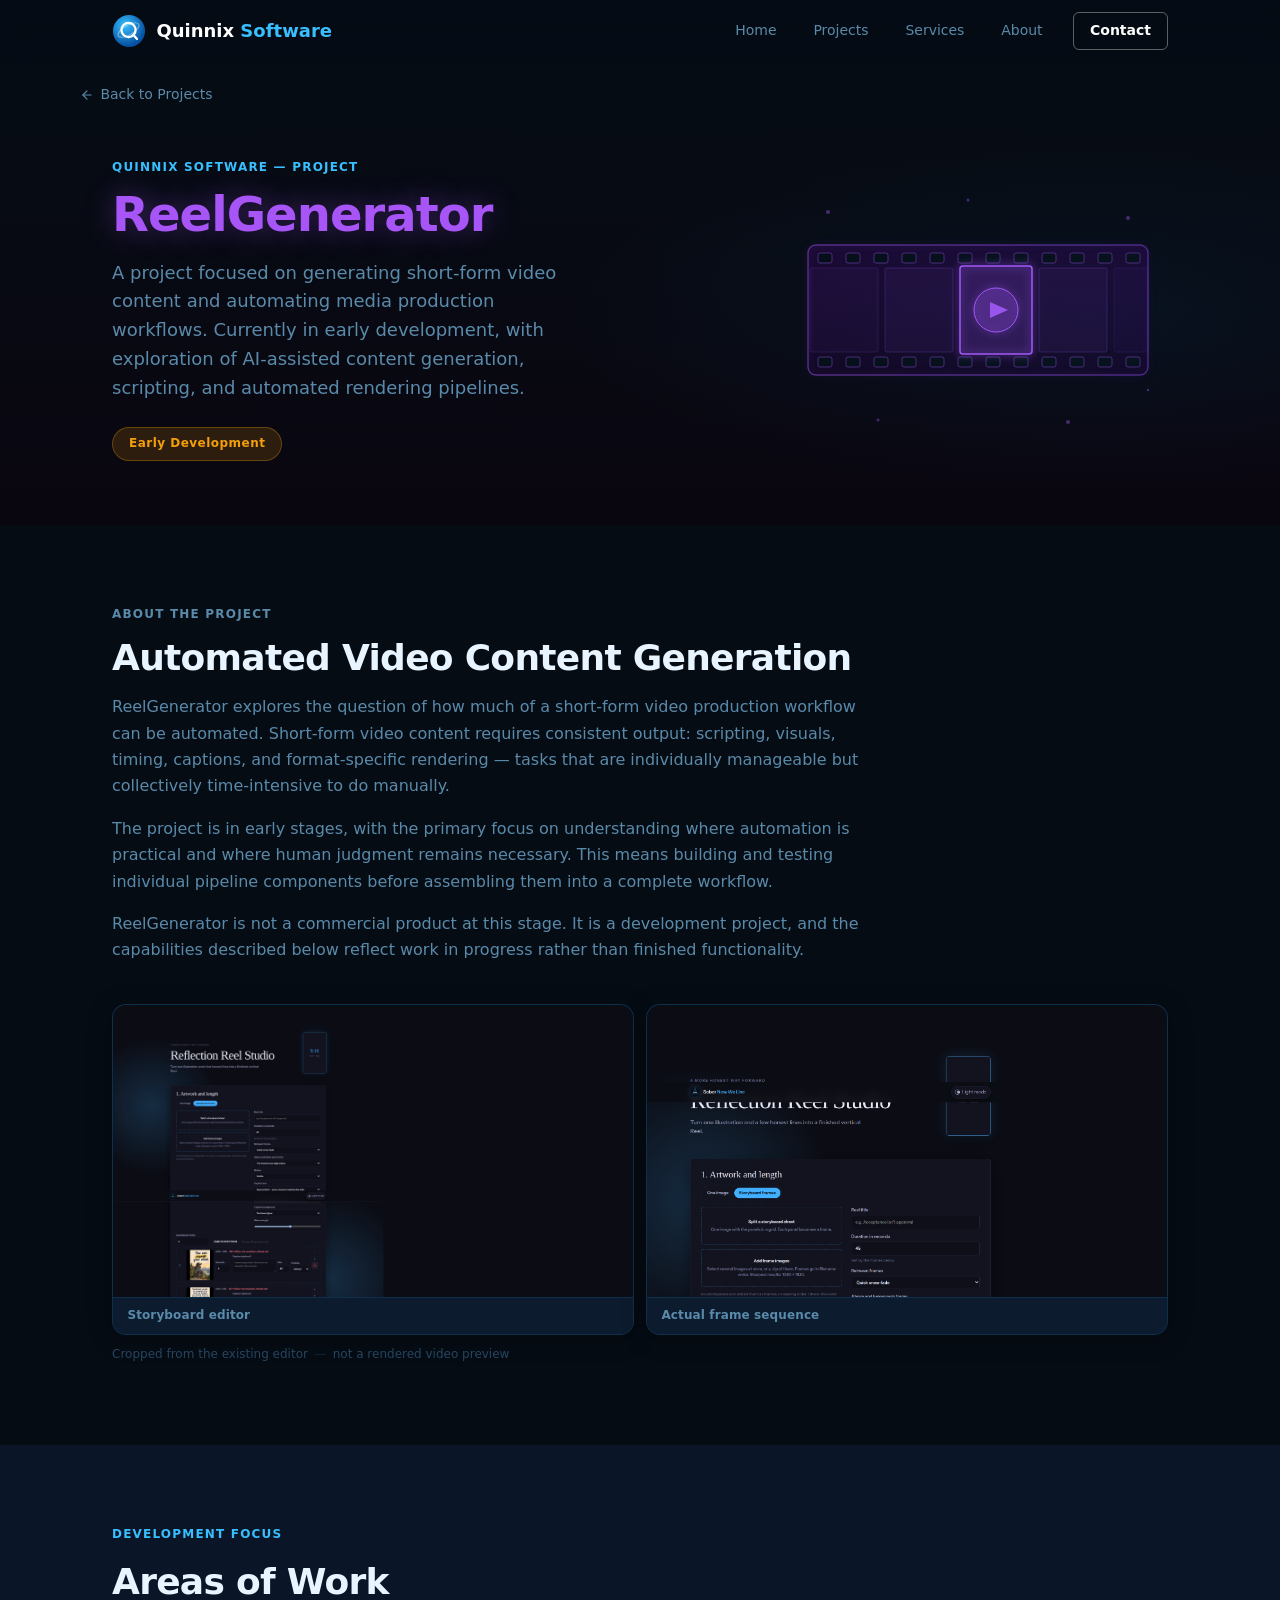
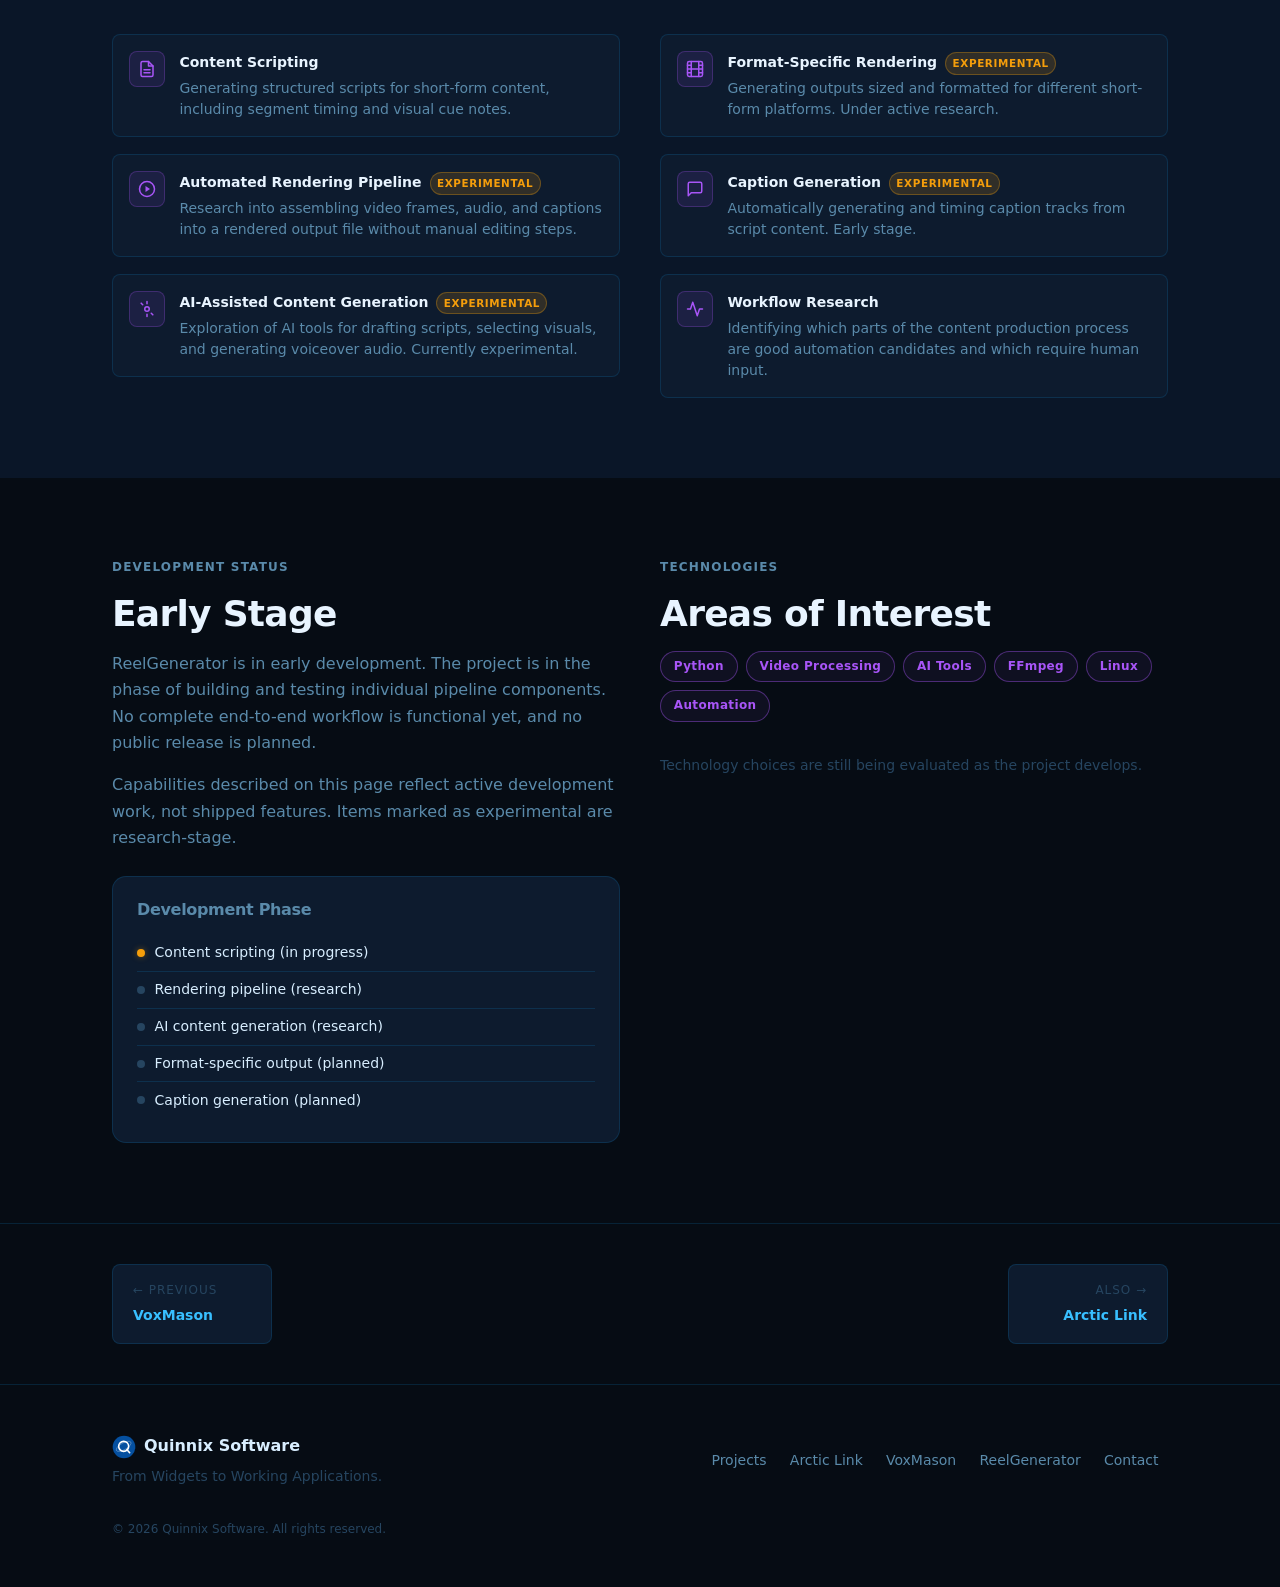
<file: reelgenerator.html>
<!doctype html>
<html lang="en">
<head>
  <meta charset="utf-8">
  <meta name="viewport" content="width=device-width, initial-scale=1">
  <title>ReelGenerator — Quinnix Software</title>
  <meta name="description" content="ReelGenerator is a project focused on generating short-form video content and automating media production workflows.">
  <meta name="theme-color" content="#0d0f11">
  <link rel="canonical" href="https://quinnix.com/reelgenerator.html">
  <link rel="icon" href="assets/images/favicon.svg" type="image/svg+xml">
  <meta property="og:type"        content="website">
  <meta property="og:site_name"   content="Quinnix Software">
  <meta property="og:title"       content="ReelGenerator — Quinnix Software">
  <meta property="og:description" content="ReelGenerator is a project focused on generating short-form video content and automated media production workflows.">
  <meta property="og:url"         content="https://quinnix.com/reelgenerator.html">
  <link rel="stylesheet" href="assets/css/site.css">
  <script src="assets/js/site.js" defer></script>
  <style>
    .project-page-hero { background: linear-gradient(180deg, #060c14 0%, #0a0610 100%); }
  </style>
</head>
<body>

  <a class="skip-link" href="#main">Skip to main content</a>

  <!-- HEADER -->
  <header class="site-header" data-header>
    <div class="shell nav-wrap">
      <a class="brand" href="index.html" aria-label="Quinnix Software — home">
        <svg class="brand-mark" viewBox="0 0 36 36" width="36" height="36" aria-hidden="true">
          <defs>
            <radialGradient id="bm-bg" cx="38%" cy="32%" r="65%">
              <stop offset="0%" stop-color="#38bfff"/>
              <stop offset="100%" stop-color="#0550a0"/>
            </radialGradient>
          </defs>
          <circle cx="18" cy="18" r="17" fill="url(#bm-bg)"/>
          <circle cx="17.5" cy="17" r="7.5" fill="none" stroke="#fff" stroke-width="2.4"/>
          <line x1="22.5" y1="22" x2="26.5" y2="26.5" stroke="#fff" stroke-width="2.4" stroke-linecap="round"/>
          <ellipse cx="17.5" cy="17" rx="12.5" ry="5" fill="none" stroke="rgba(255,255,255,0.45)" stroke-width="1" transform="rotate(-30 17.5 17)"/>
        </svg>
        <span class="brand-name">Quinnix<span class="brand-cyan"> Software</span></span>
      </a>
      <button class="menu-button" type="button" aria-expanded="false" aria-controls="site-nav" data-menu-button>
        <span class="sr-only">Toggle navigation</span>
        <span class="menu-icon" aria-hidden="true"><i></i><i></i><i></i></span>
      </button>
      <nav class="site-nav" id="site-nav" aria-label="Primary navigation" data-nav>
        <a href="index.html">Home</a>
        <a href="index.html#projects">Projects</a>
        <a href="index.html#services">Services</a>
        <a href="index.html#about">About</a>
        <a href="index.html#contact" class="nav-cta">Contact</a>
      </nav>
    </div>
  </header>

  <main id="main">

    <!-- BACK LINK -->
    <div class="shell page-back">
      <a href="index.html#projects">
        <svg aria-hidden="true" width="14" height="14" viewBox="0 0 24 24" fill="none"
             stroke="currentColor" stroke-width="2" stroke-linecap="round" stroke-linejoin="round">
          <line x1="19" y1="12" x2="5" y2="12"/><polyline points="12 19 5 12 12 5"/>
        </svg>
        Back to Projects
      </a>
    </div>

    <!-- HERO -->
    <section class="project-page-hero" id="hero" aria-labelledby="project-title">
      <div class="shell">
        <div class="project-page-hero-inner">

          <div class="project-hero-text">
            <p class="eyebrow">Quinnix Software — Project</p>
            <h1 id="project-title" style="color:#a855f7;text-shadow:0 0 30px rgba(168,85,247,0.4);">ReelGenerator</h1>
            <p class="hero-body">
              A project focused on generating short-form video content and automating media
              production workflows. Currently in early development, with exploration of
              AI-assisted content generation, scripting, and automated rendering pipelines.
            </p>
            <div class="hero-actions">
              <span class="project-status" data-status="development" style="position:static;padding:0.4rem 1rem;">Early Development</span>
            </div>
          </div>

          <div class="project-visual hero-visual-reel">
            <!-- Film reel / frame strip SVG -->
            <svg viewBox="0 0 380 300" fill="none" xmlns="http://www.w3.org/2000/svg" aria-hidden="true">
              <defs>
                <filter id="rg-glow" x="-40%" y="-40%" width="180%" height="180%">
                  <feGaussianBlur stdDeviation="4" result="blur"/>
                  <feMerge><feMergeNode in="blur"/><feMergeNode in="SourceGraphic"/></feMerge>
                </filter>
                <linearGradient id="rg-grad" x1="0" y1="0" x2="1" y2="0">
                  <stop offset="0%" stop-color="#a855f7" stop-opacity="0.6"/>
                  <stop offset="100%" stop-color="#7c3aed" stop-opacity="0.6"/>
                </linearGradient>
                <linearGradient id="rg-frame" x1="0" y1="0" x2="0" y2="1">
                  <stop offset="0%" stop-color="#1a0730" stop-opacity="1"/>
                  <stop offset="100%" stop-color="#120520" stop-opacity="1"/>
                </linearGradient>
              </defs>

              <!-- Film strip track lines (top + bottom) -->
              <rect x="20" y="85" width="340" height="130" rx="8" fill="url(#rg-frame)" stroke="rgba(168,85,247,0.3)" stroke-width="1.5"/>

              <!-- Sprocket holes — top row -->
              <g fill="#060c14" stroke="rgba(168,85,247,0.4)" stroke-width="1">
                <rect x="30"  y="93"  width="14" height="10" rx="2"/>
                <rect x="58"  y="93"  width="14" height="10" rx="2"/>
                <rect x="86"  y="93"  width="14" height="10" rx="2"/>
                <rect x="114" y="93"  width="14" height="10" rx="2"/>
                <rect x="142" y="93"  width="14" height="10" rx="2"/>
                <rect x="170" y="93"  width="14" height="10" rx="2"/>
                <rect x="198" y="93"  width="14" height="10" rx="2"/>
                <rect x="226" y="93"  width="14" height="10" rx="2"/>
                <rect x="254" y="93"  width="14" height="10" rx="2"/>
                <rect x="282" y="93"  width="14" height="10" rx="2"/>
                <rect x="310" y="93"  width="14" height="10" rx="2"/>
                <rect x="338" y="93"  width="14" height="10" rx="2"/>
              </g>
              <!-- Sprocket holes — bottom row -->
              <g fill="#060c14" stroke="rgba(168,85,247,0.4)" stroke-width="1">
                <rect x="30"  y="197" width="14" height="10" rx="2"/>
                <rect x="58"  y="197" width="14" height="10" rx="2"/>
                <rect x="86"  y="197" width="14" height="10" rx="2"/>
                <rect x="114" y="197" width="14" height="10" rx="2"/>
                <rect x="142" y="197" width="14" height="10" rx="2"/>
                <rect x="170" y="197" width="14" height="10" rx="2"/>
                <rect x="198" y="197" width="14" height="10" rx="2"/>
                <rect x="226" y="197" width="14" height="10" rx="2"/>
                <rect x="254" y="197" width="14" height="10" rx="2"/>
                <rect x="282" y="197" width="14" height="10" rx="2"/>
                <rect x="310" y="197" width="14" height="10" rx="2"/>
                <rect x="338" y="197" width="14" height="10" rx="2"/>
              </g>

              <!-- Frame cells -->
              <g>
                <!-- Frame 1 (dark, out-of-frame) -->
                <rect x="22" y="108" width="68" height="84" rx="2" fill="rgba(168,85,247,0.04)" stroke="rgba(168,85,247,0.15)" stroke-width="1"/>
                <!-- Frame 2 -->
                <rect x="97" y="108" width="68" height="84" rx="2" fill="rgba(168,85,247,0.06)" stroke="rgba(168,85,247,0.2)" stroke-width="1"/>
                <!-- Frame 3 (active / lit) -->
                <rect x="172" y="106" width="72" height="88" rx="3" fill="rgba(168,85,247,0.1)" stroke="#a855f7" stroke-width="1.5" filter="url(#rg-glow)"/>
                <!-- Play button in active frame -->
                <polygon points="195,150 212,150 212,165 195,165" fill="none"/>
                <circle cx="208" cy="150" r="22" fill="rgba(168,85,247,0.15)" stroke="#a855f7" stroke-width="1" filter="url(#rg-glow)"/>
                <polygon points="202,142 220,150 202,158" fill="#a855f7" opacity="0.9"/>
                <!-- Frame 4 -->
                <rect x="251" y="108" width="68" height="84" rx="2" fill="rgba(168,85,247,0.06)" stroke="rgba(168,85,247,0.2)" stroke-width="1"/>
                <!-- Frame 5 (dark) -->
                <rect x="326" y="108" width="34" height="84" rx="2" fill="rgba(168,85,247,0.03)" stroke="rgba(168,85,247,0.1)" stroke-width="1"/>
              </g>

              <!-- Scatter particles -->
              <g fill="#a855f7" opacity="0.4">
                <circle cx="40"  cy="52"  r="2"/>
                <circle cx="180" cy="40"  r="1.5"/>
                <circle cx="340" cy="58"  r="2"/>
                <circle cx="90"  cy="260" r="1.5"/>
                <circle cx="280" cy="262" r="2"/>
                <circle cx="360" cy="230" r="1.2"/>
              </g>

              <!-- Strip glow overlay -->
              <rect x="20" y="85" width="340" height="130" rx="8" fill="none"
                    stroke="url(#rg-grad)" stroke-width="1" filter="url(#rg-glow)" opacity="0.5"/>
            </svg>
          </div>

        </div>
      </div>
    </section>

    <!-- OVERVIEW -->
    <section class="project-detail-section" id="overview" aria-labelledby="overview-title">
      <div class="shell">
        <div class="section-intro">
          <p class="eyebrow">About the Project</p>
          <h2 id="overview-title">Automated Video Content Generation</h2>
          <p>
            ReelGenerator explores the question of how much of a short-form video production
            workflow can be automated. Short-form video content requires consistent output:
            scripting, visuals, timing, captions, and format-specific rendering — tasks that
            are individually manageable but collectively time-intensive to do manually.
          </p>
          <p>
            The project is in early stages, with the primary focus on understanding where
            automation is practical and where human judgment remains necessary. This means
            building and testing individual pipeline components before assembling them into
            a complete workflow.
          </p>
          <p>
            ReelGenerator is not a commercial product at this stage. It is a development
            project, and the capabilities described below reflect work in progress rather
            than finished functionality.
          </p>
        </div>
        <div class="screenshot-pair">
          <div class="ss-panel">
            <a href="assets/images/ReelGenerator.png" class="ss-link" data-lightbox
               data-alt="ReelGenerator — Reflection Reel Studio editor with storyboard frame list and timing controls">
              <img src="assets/images/ReelGenerator.png"
                   alt="ReelGenerator Reflection Reel Studio — storyboard editor with artwork panels and frame timing"
                   class="ss-img" loading="lazy" width="2316" height="4908">
            </a>
            <div class="ss-label">Storyboard editor</div>
          </div>
          <div class="ss-panel">
            <a href="assets/images/ReelGenFrames.png" class="ss-link" data-lightbox
               data-alt="ReelGenerator — storyboard frames view with per-frame timing and caption controls">
              <img src="assets/images/ReelGenFrames.png"
                   alt="ReelGenerator storyboard frames view — arranging artwork panels with per-frame timing and captions"
                   class="ss-img" loading="lazy" width="1621" height="912">
            </a>
            <div class="ss-label">Actual frame sequence</div>
          </div>
        </div>
        <p class="ss-caption">Cropped from the existing editor <span class="sep">—</span> not a rendered video preview</p>
      </div>
    </section>

    <!-- CAPABILITIES -->
    <section class="project-detail-section alt" id="capabilities" aria-labelledby="capabilities-title">
      <div class="shell">
        <p class="eyebrow">Development Focus</p>
        <h2 id="capabilities-title" style="margin-bottom:2rem;">Areas of Work</h2>
        <div class="detail-inner">
          <div class="feature-list">
            <div class="feature-item">
              <div class="feature-icon" style="background:rgba(168,85,247,0.1);border-color:rgba(168,85,247,0.25);color:#a855f7;">
                <svg viewBox="0 0 24 24" fill="none" stroke="currentColor" stroke-width="2" stroke-linecap="round" stroke-linejoin="round">
                  <path d="M14 2H6a2 2 0 0 0-2 2v16a2 2 0 0 0 2 2h12a2 2 0 0 0 2-2V8z"/>
                  <polyline points="14 2 14 8 20 8"/>
                  <line x1="16" y1="13" x2="8" y2="13"/><line x1="16" y1="17" x2="8" y2="17"/>
                </svg>
              </div>
              <div class="feature-body">
                <strong>Content Scripting</strong>
                <p>Generating structured scripts for short-form content, including segment timing and visual cue notes.</p>
              </div>
            </div>
            <div class="feature-item experimental">
              <div class="feature-icon" style="background:rgba(168,85,247,0.1);border-color:rgba(168,85,247,0.25);color:#a855f7;">
                <svg viewBox="0 0 24 24" fill="none" stroke="currentColor" stroke-width="2" stroke-linecap="round" stroke-linejoin="round">
                  <circle cx="12" cy="12" r="10"/>
                  <polygon points="10 8 16 12 10 16 10 8" fill="currentColor" stroke="none"/>
                </svg>
              </div>
              <div class="feature-body">
                <strong>Automated Rendering Pipeline</strong>
                <p>Research into assembling video frames, audio, and captions into a rendered output file without manual editing steps.</p>
              </div>
            </div>
            <div class="feature-item experimental">
              <div class="feature-icon" style="background:rgba(168,85,247,0.1);border-color:rgba(168,85,247,0.25);color:#a855f7;">
                <svg viewBox="0 0 24 24" fill="none" stroke="currentColor" stroke-width="2" stroke-linecap="round" stroke-linejoin="round">
                  <circle cx="12" cy="12" r="3"/>
                  <path d="M12 2v3m0 14v3M4.22 4.22l2.12 2.12m11.32 11.32 2.12 2.12"/>
                </svg>
              </div>
              <div class="feature-body">
                <strong>AI-Assisted Content Generation</strong>
                <p>Exploration of AI tools for drafting scripts, selecting visuals, and generating voiceover audio. Currently experimental.</p>
              </div>
            </div>
          </div>
          <div class="feature-list">
            <div class="feature-item experimental">
              <div class="feature-icon" style="background:rgba(168,85,247,0.1);border-color:rgba(168,85,247,0.25);color:#a855f7;">
                <svg viewBox="0 0 24 24" fill="none" stroke="currentColor" stroke-width="2" stroke-linecap="round" stroke-linejoin="round">
                  <rect x="2" y="2" width="20" height="20" rx="2.18" ry="2.18"/>
                  <line x1="7" y1="2" x2="7" y2="22"/><line x1="17" y1="2" x2="17" y2="22"/>
                  <line x1="2" y1="12" x2="22" y2="12"/><line x1="2" y1="7" x2="7" y2="7"/>
                  <line x1="2" y1="17" x2="7" y2="17"/><line x1="17" y1="17" x2="22" y2="17"/>
                  <line x1="17" y1="7" x2="22" y2="7"/>
                </svg>
              </div>
              <div class="feature-body">
                <strong>Format-Specific Rendering</strong>
                <p>Generating outputs sized and formatted for different short-form platforms. Under active research.</p>
              </div>
            </div>
            <div class="feature-item experimental">
              <div class="feature-icon" style="background:rgba(168,85,247,0.1);border-color:rgba(168,85,247,0.25);color:#a855f7;">
                <svg viewBox="0 0 24 24" fill="none" stroke="currentColor" stroke-width="2" stroke-linecap="round" stroke-linejoin="round">
                  <path d="M21 15a2 2 0 0 1-2 2H7l-4 4V5a2 2 0 0 1 2-2h14a2 2 0 0 1 2 2z"/>
                </svg>
              </div>
              <div class="feature-body">
                <strong>Caption Generation</strong>
                <p>Automatically generating and timing caption tracks from script content. Early stage.</p>
              </div>
            </div>
            <div class="feature-item">
              <div class="feature-icon" style="background:rgba(168,85,247,0.1);border-color:rgba(168,85,247,0.25);color:#a855f7;">
                <svg viewBox="0 0 24 24" fill="none" stroke="currentColor" stroke-width="2" stroke-linecap="round" stroke-linejoin="round">
                  <polyline points="22 12 18 12 15 21 9 3 6 12 2 12"/>
                </svg>
              </div>
              <div class="feature-body">
                <strong>Workflow Research</strong>
                <p>Identifying which parts of the content production process are good automation candidates and which require human input.</p>
              </div>
            </div>
          </div>
        </div>
      </div>
    </section>

    <!-- STATUS & TECH -->
    <section class="project-detail-section" id="status" aria-labelledby="status-title">
      <div class="shell">
        <div class="detail-inner">
          <div>
            <p class="eyebrow">Development Status</p>
            <h2 id="status-title">Early Stage</h2>
            <p>
              ReelGenerator is in early development. The project is in the phase of building
              and testing individual pipeline components. No complete end-to-end workflow
              is functional yet, and no public release is planned.
            </p>
            <p>
              Capabilities described on this page reflect active development work, not shipped
              features. Items marked as experimental are research-stage.
            </p>
            <div class="status-block" style="margin-top:1.5rem;">
              <h3>Development Phase</h3>
              <div class="status-row"><span class="status-dot dev"></span>Content scripting (in progress)</div>
              <div class="status-row"><span class="status-dot planned"></span>Rendering pipeline (research)</div>
              <div class="status-row"><span class="status-dot planned"></span>AI content generation (research)</div>
              <div class="status-row"><span class="status-dot planned"></span>Format-specific output (planned)</div>
              <div class="status-row"><span class="status-dot planned"></span>Caption generation (planned)</div>
            </div>
          </div>
          <div>
            <p class="eyebrow">Technologies</p>
            <h2 style="margin-bottom:1rem;">Areas of Interest</h2>
            <div class="tech-grid" style="margin-bottom:2rem;">
              <span class="tech-pill" style="border-color:rgba(168,85,247,0.4);color:#a855f7;background:rgba(168,85,247,0.06);">Python</span>
              <span class="tech-pill" style="border-color:rgba(168,85,247,0.4);color:#a855f7;background:rgba(168,85,247,0.06);">Video Processing</span>
              <span class="tech-pill" style="border-color:rgba(168,85,247,0.4);color:#a855f7;background:rgba(168,85,247,0.06);">AI Tools</span>
              <span class="tech-pill" style="border-color:rgba(168,85,247,0.4);color:#a855f7;background:rgba(168,85,247,0.06);">FFmpeg</span>
              <span class="tech-pill" style="border-color:rgba(168,85,247,0.4);color:#a855f7;background:rgba(168,85,247,0.06);">Linux</span>
              <span class="tech-pill" style="border-color:rgba(168,85,247,0.4);color:#a855f7;background:rgba(168,85,247,0.06);">Automation</span>
            </div>
            <p style="font-size:var(--text-sm);color:var(--text-muted);">
              Technology choices are still being evaluated as the project develops.
            </p>
          </div>
        </div>
      </div>
    </section>

  </main>

  <!-- PROJECT NAVIGATION -->
  <nav class="project-sibling-nav" aria-label="Other projects">
    <div class="shell">
      <div class="sibling-nav-inner">
        <a href="voxmason.html" class="sibling-nav-link">
          <span class="sibling-nav-label">← Previous</span>
          <span class="sibling-nav-name">VoxMason</span>
        </a>
        <a href="arctic-link.html" class="sibling-nav-link next">
          <span class="sibling-nav-label">Also →</span>
          <span class="sibling-nav-name">Arctic Link</span>
        </a>
      </div>
    </div>
  </nav>

  <!-- FOOTER -->
  <footer class="site-footer">
    <div class="shell">
      <div class="footer-inner">
        <div class="footer-brand">
          <a href="index.html" class="footer-brand-link" aria-label="Quinnix Software — home">
            <svg class="brand-mark" viewBox="0 0 36 36" width="24" height="24" aria-hidden="true">
              <circle cx="18" cy="18" r="17" fill="#0550a0"/>
              <circle cx="17.5" cy="17" r="7.5" fill="none" stroke="#fff" stroke-width="2.4"/>
              <line x1="22.5" y1="22" x2="26.5" y2="26.5" stroke="#fff" stroke-width="2.4" stroke-linecap="round"/>
              <ellipse cx="17.5" cy="17" rx="12.5" ry="5" fill="none" stroke="rgba(255,255,255,0.4)" stroke-width="1" transform="rotate(-30 17.5 17)"/>
            </svg>
            <strong>Quinnix Software</strong>
          </a>
          <p class="footer-tagline">From Widgets to Working Applications.</p>
        </div>
        <nav class="footer-nav" aria-label="Footer navigation">
          <a href="index.html#projects">Projects</a>
          <a href="arctic-link.html">Arctic Link</a>
          <a href="voxmason.html">VoxMason</a>
          <a href="reelgenerator.html">ReelGenerator</a>
          <a href="index.html#contact">Contact</a>
        </nav>
        <p class="footer-copy">&copy; <span data-year></span> Quinnix Software. All rights reserved.</p>
      </div>
    </div>
  </footer>

</body>
</html>
</file>
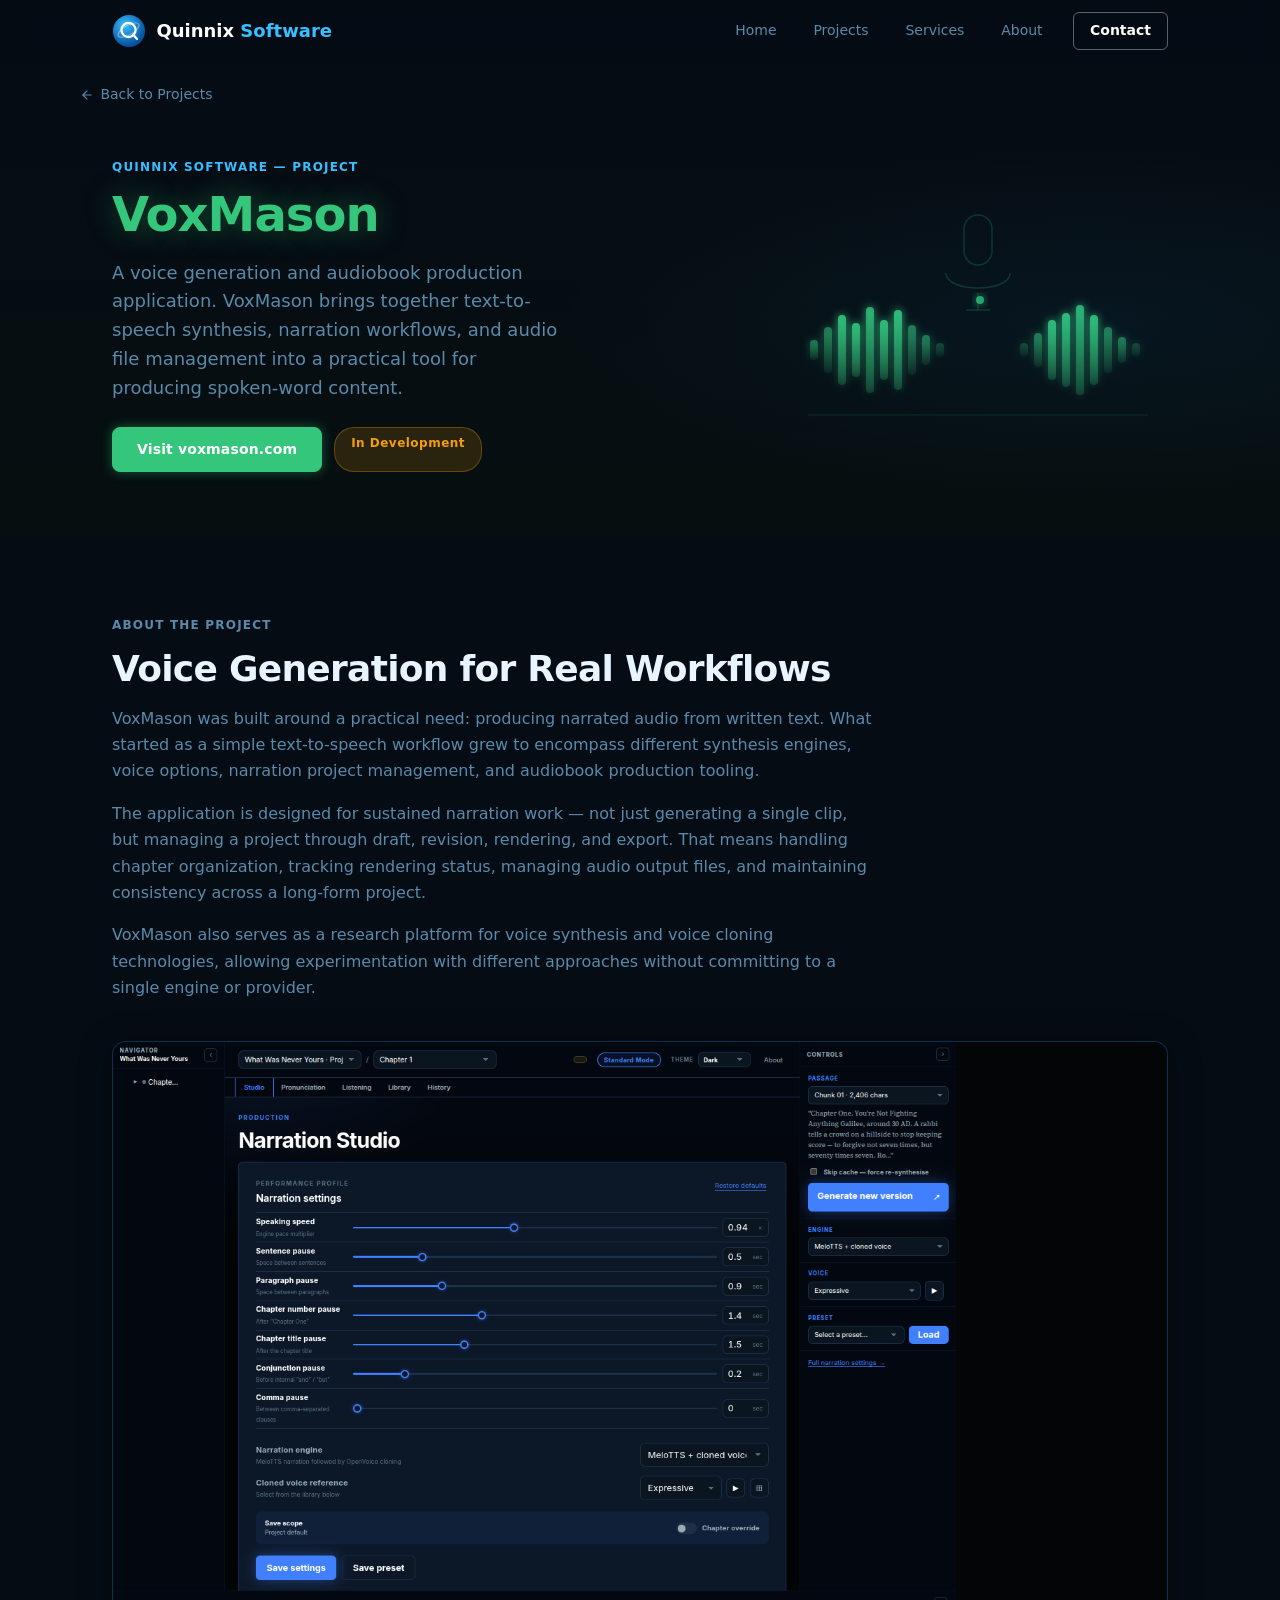
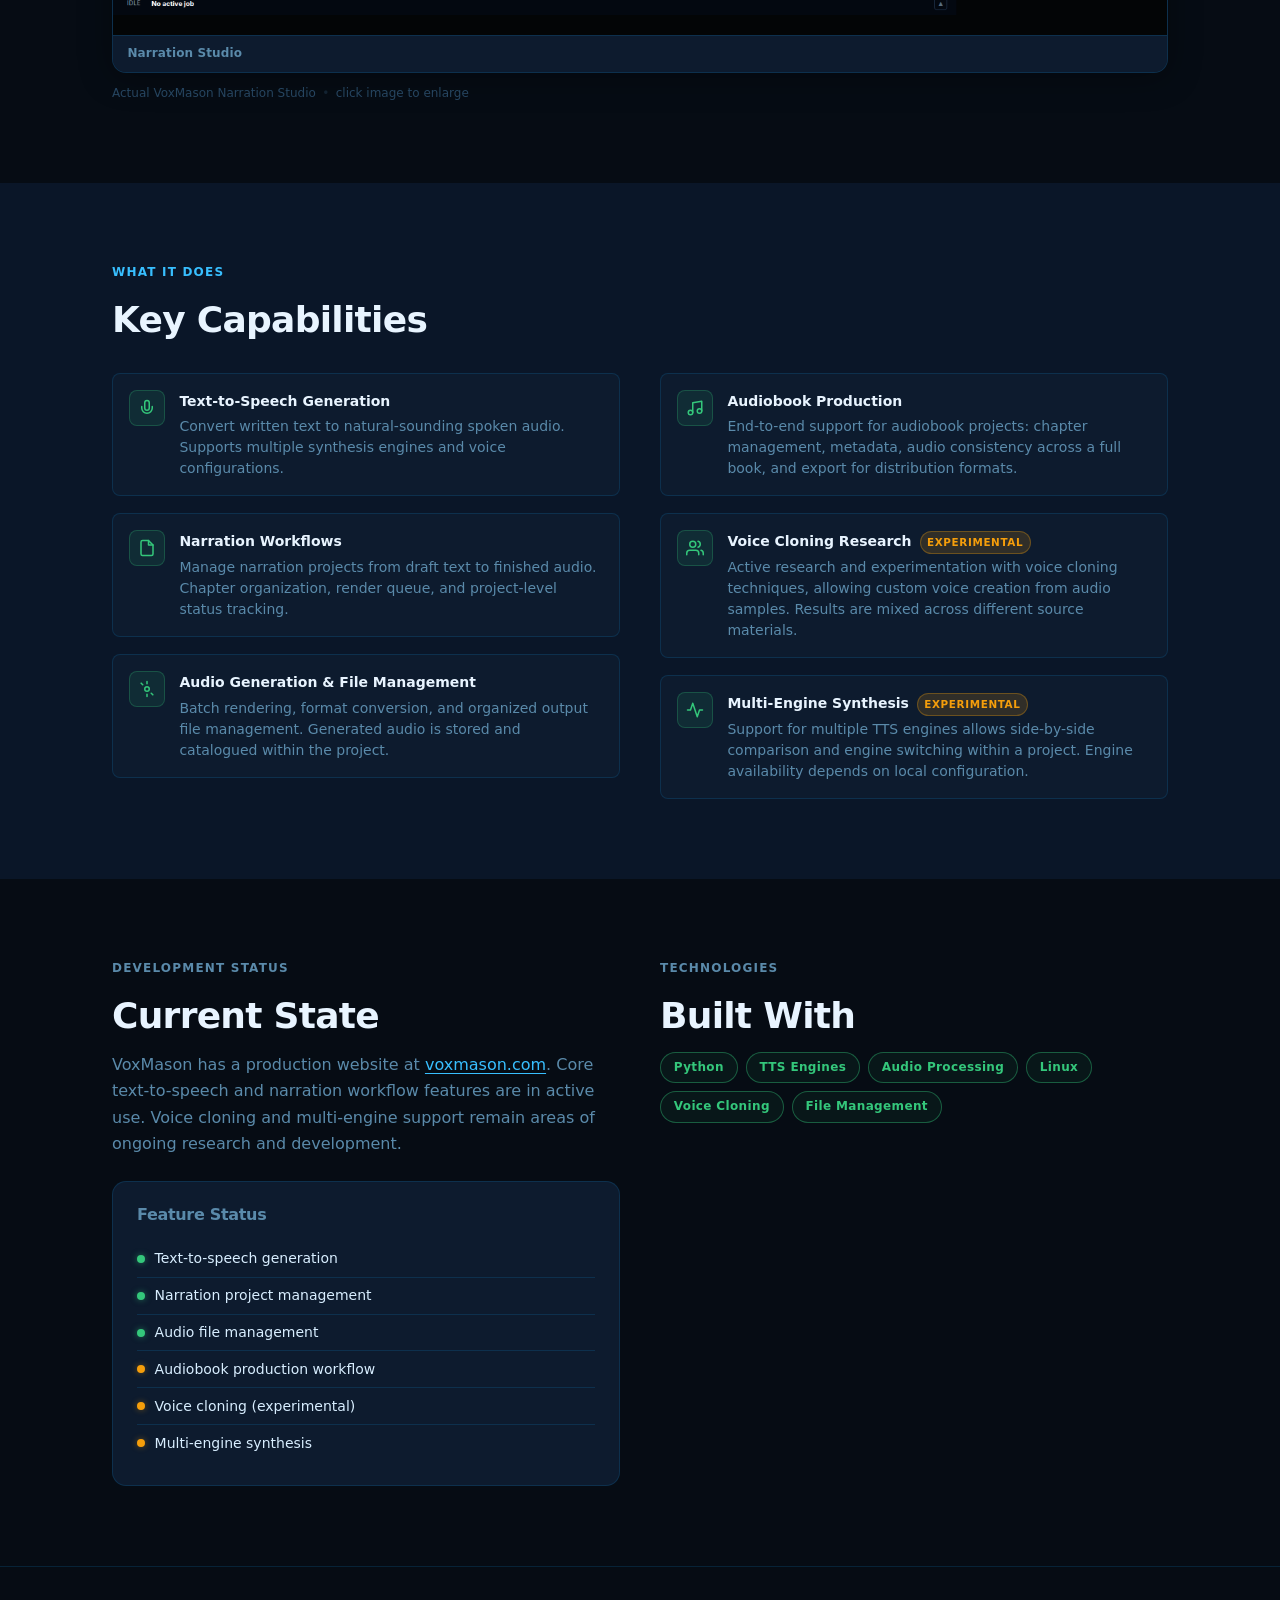
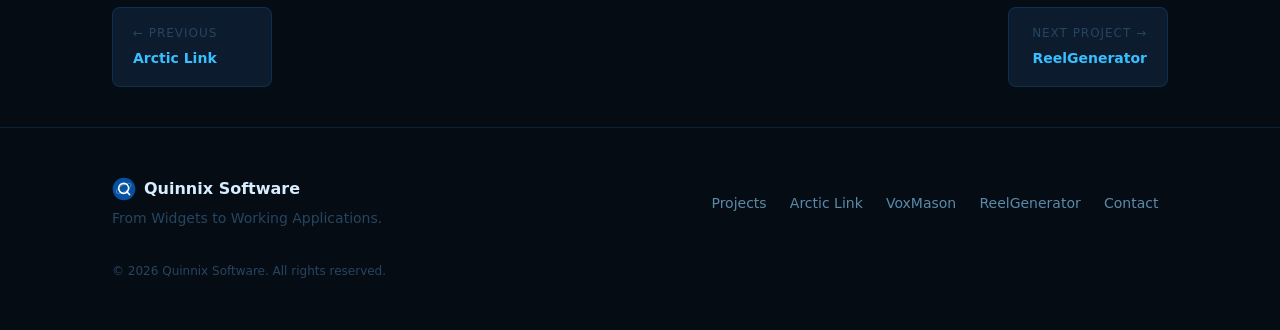
<file: voxmason.html>
<!doctype html>
<html lang="en">
<head>
  <meta charset="utf-8">
  <meta name="viewport" content="width=device-width, initial-scale=1">
  <title>VoxMason — Quinnix Software</title>
  <meta name="description" content="VoxMason is a voice generation and audiobook production application. Text-to-speech, narration workflows, and audio production tools.">
  <meta name="theme-color" content="#0d0f11">
  <link rel="canonical" href="https://quinnix.com/voxmason.html">
  <link rel="icon" href="assets/images/favicon.svg" type="image/svg+xml">
  <meta property="og:type"        content="website">
  <meta property="og:site_name"   content="Quinnix Software">
  <meta property="og:title"       content="VoxMason — Voice Generation &amp; Audiobook Production">
  <meta property="og:description" content="VoxMason is a voice generation and audiobook production application by Quinnix Software.">
  <meta property="og:url"         content="https://quinnix.com/voxmason.html">
  <link rel="stylesheet" href="assets/css/site.css">
  <script src="assets/js/site.js" defer></script>
  <style>
    /* VoxMason accent overrides */
    .hero-visual-voxmason .feature-icon { background: rgba(52,199,123,0.1); border-color: rgba(52,199,123,0.25); color: #34c77b; }
    .tech-pill.vox { border-color: rgba(52,199,123,0.4); color: #34c77b; background: rgba(52,199,123,0.06); }
    .project-page-hero { background: linear-gradient(180deg, #060c14 0%, #060f10 100%); }
  </style>
</head>
<body>

  <a class="skip-link" href="#main">Skip to main content</a>

  <!-- HEADER -->
  <header class="site-header" data-header>
    <div class="shell nav-wrap">
      <a class="brand" href="index.html" aria-label="Quinnix Software — home">
        <svg class="brand-mark" viewBox="0 0 36 36" width="36" height="36" aria-hidden="true">
          <defs>
            <radialGradient id="bm-bg" cx="38%" cy="32%" r="65%">
              <stop offset="0%" stop-color="#38bfff"/>
              <stop offset="100%" stop-color="#0550a0"/>
            </radialGradient>
          </defs>
          <circle cx="18" cy="18" r="17" fill="url(#bm-bg)"/>
          <circle cx="17.5" cy="17" r="7.5" fill="none" stroke="#fff" stroke-width="2.4"/>
          <line x1="22.5" y1="22" x2="26.5" y2="26.5" stroke="#fff" stroke-width="2.4" stroke-linecap="round"/>
          <ellipse cx="17.5" cy="17" rx="12.5" ry="5" fill="none" stroke="rgba(255,255,255,0.45)" stroke-width="1" transform="rotate(-30 17.5 17)"/>
        </svg>
        <span class="brand-name">Quinnix<span class="brand-cyan"> Software</span></span>
      </a>
      <button class="menu-button" type="button" aria-expanded="false" aria-controls="site-nav" data-menu-button>
        <span class="sr-only">Toggle navigation</span>
        <span class="menu-icon" aria-hidden="true"><i></i><i></i><i></i></span>
      </button>
      <nav class="site-nav" id="site-nav" aria-label="Primary navigation" data-nav>
        <a href="index.html">Home</a>
        <a href="index.html#projects">Projects</a>
        <a href="index.html#services">Services</a>
        <a href="index.html#about">About</a>
        <a href="index.html#contact" class="nav-cta">Contact</a>
      </nav>
    </div>
  </header>

  <main id="main">

    <!-- BACK LINK -->
    <div class="shell page-back">
      <a href="index.html#projects">
        <svg aria-hidden="true" width="14" height="14" viewBox="0 0 24 24" fill="none"
             stroke="currentColor" stroke-width="2" stroke-linecap="round" stroke-linejoin="round">
          <line x1="19" y1="12" x2="5" y2="12"/><polyline points="12 19 5 12 12 5"/>
        </svg>
        Back to Projects
      </a>
    </div>

    <!-- HERO -->
    <section class="project-page-hero" id="hero" aria-labelledby="project-title">
      <div class="shell">
        <div class="project-page-hero-inner">

          <div class="project-hero-text">
            <p class="eyebrow">Quinnix Software — Project</p>
            <h1 id="project-title" style="color:#34c77b;text-shadow:0 0 30px rgba(52,199,123,0.4);">VoxMason</h1>
            <p class="hero-body">
              A voice generation and audiobook production application. VoxMason brings together
              text-to-speech synthesis, narration workflows, and audio file management into a
              practical tool for producing spoken-word content.
            </p>
            <div class="hero-actions">
              <a href="https://voxmason.com" class="btn btn-primary" target="_blank" rel="noopener noreferrer"
                 style="background:#34c77b;border-color:#34c77b;box-shadow:0 0 12px rgba(52,199,123,0.4);">
                Visit voxmason.com
              </a>
              <span class="project-status" data-status="development" style="position:static;padding:0.4rem 1rem;">In Development</span>
            </div>
          </div>

          <div class="project-visual hero-visual-voxmason">
            <!-- Audio waveform SVG -->
            <svg viewBox="0 0 380 300" fill="none" xmlns="http://www.w3.org/2000/svg" aria-hidden="true">
              <defs>
                <filter id="vm-glow" x="-40%" y="-40%" width="180%" height="180%">
                  <feGaussianBlur stdDeviation="4" result="blur"/>
                  <feMerge><feMergeNode in="blur"/><feMergeNode in="SourceGraphic"/></feMerge>
                </filter>
                <linearGradient id="vm-bar-grad" x1="0" y1="0" x2="0" y2="1">
                  <stop offset="0%" stop-color="#34c77b" stop-opacity="0.9"/>
                  <stop offset="100%" stop-color="#34c77b" stop-opacity="0.2"/>
                </linearGradient>
                <linearGradient id="vm-bar-soft" x1="0" y1="0" x2="0" y2="1">
                  <stop offset="0%" stop-color="#34c77b" stop-opacity="0.5"/>
                  <stop offset="100%" stop-color="#34c77b" stop-opacity="0.08"/>
                </linearGradient>
              </defs>

              <!-- Microphone silhouette (subtle) -->
              <rect x="176" y="50" width="28" height="50" rx="14" fill="none" stroke="rgba(52,199,123,0.2)" stroke-width="1.5"/>
              <path d="M158 108 C158 128 222 128 222 108" fill="none" stroke="rgba(52,199,123,0.2)" stroke-width="1.5"/>
              <line x1="190" y1="128" x2="190" y2="145" stroke="rgba(52,199,123,0.2)" stroke-width="1.5"/>
              <line x1="178" y1="145" x2="202" y2="145" stroke="rgba(52,199,123,0.2)" stroke-width="1.5"/>

              <!-- Main waveform bars (centered at y=185) -->
              <g filter="url(#vm-glow)">
                <!-- Bar pattern: heights reflect speech amplitude -->
                <rect x="22"  y="175" width="8" height="20" rx="4" fill="url(#vm-bar-soft)"/>
                <rect x="36"  y="162" width="8" height="46" rx="4" fill="url(#vm-bar-soft)"/>
                <rect x="50"  y="150" width="8" height="70" rx="4" fill="url(#vm-bar-grad)"/>
                <rect x="64"  y="158" width="8" height="54" rx="4" fill="url(#vm-bar-grad)"/>
                <rect x="78"  y="142" width="8" height="86" rx="4" fill="url(#vm-bar-grad)" opacity="0.9"/>
                <rect x="92"  y="155" width="8" height="60" rx="4" fill="url(#vm-bar-grad)"/>
                <rect x="106" y="145" width="8" height="80" rx="4" fill="url(#vm-bar-grad)"/>
                <rect x="120" y="160" width="8" height="50" rx="4" fill="url(#vm-bar-soft)"/>
                <rect x="134" y="170" width="8" height="30" rx="4" fill="url(#vm-bar-soft)"/>
                <rect x="148" y="178" width="8" height="14" rx="4" fill="url(#vm-bar-soft)" opacity="0.5"/>
                <!-- Gap around mic -->
                <rect x="232" y="178" width="8" height="14" rx="4" fill="url(#vm-bar-soft)" opacity="0.5"/>
                <rect x="246" y="168" width="8" height="34" rx="4" fill="url(#vm-bar-soft)"/>
                <rect x="260" y="155" width="8" height="60" rx="4" fill="url(#vm-bar-grad)"/>
                <rect x="274" y="148" width="8" height="74" rx="4" fill="url(#vm-bar-grad)"/>
                <rect x="288" y="140" width="8" height="90" rx="4" fill="url(#vm-bar-grad)" opacity="0.9"/>
                <rect x="302" y="150" width="8" height="70" rx="4" fill="url(#vm-bar-grad)"/>
                <rect x="316" y="162" width="8" height="46" rx="4" fill="url(#vm-bar-soft)"/>
                <rect x="330" y="172" width="8" height="26" rx="4" fill="url(#vm-bar-soft)"/>
                <rect x="344" y="178" width="8" height="14" rx="4" fill="url(#vm-bar-soft)" opacity="0.5"/>
              </g>

              <!-- Baseline -->
              <line x1="20" y1="250" x2="360" y2="250" stroke="rgba(52,199,123,0.15)" stroke-width="1"/>

              <!-- Playhead -->
              <line x1="192" y1="135" x2="192" y2="255" stroke="#34c77b" stroke-width="1.5"
                    stroke-dasharray="3,3" opacity="0.6" filter="url(#vm-glow)"/>
              <circle cx="192" cy="135" r="4" fill="#34c77b" opacity="0.8" filter="url(#vm-glow)"/>
            </svg>
          </div>

        </div>
      </div>
    </section>

    <!-- OVERVIEW -->
    <section class="project-detail-section" id="overview" aria-labelledby="overview-title">
      <div class="shell">
        <div class="section-intro">
          <p class="eyebrow">About the Project</p>
          <h2 id="overview-title">Voice Generation for Real Workflows</h2>
          <p>
            VoxMason was built around a practical need: producing narrated audio from written
            text. What started as a simple text-to-speech workflow grew to encompass different
            synthesis engines, voice options, narration project management, and audiobook
            production tooling.
          </p>
          <p>
            The application is designed for sustained narration work — not just generating a
            single clip, but managing a project through draft, revision, rendering, and
            export. That means handling chapter organization, tracking rendering status,
            managing audio output files, and maintaining consistency across a long-form project.
          </p>
          <p>
            VoxMason also serves as a research platform for voice synthesis and voice cloning
            technologies, allowing experimentation with different approaches without committing
            to a single engine or provider.
          </p>
        </div>
        <div class="screenshot-showcase">
          <a href="assets/images/VoxMasonNarration.png" class="ss-link" data-lightbox
             data-alt="VoxMason Narration Studio — narration settings, voice selection, and audio production controls">
            <img src="assets/images/VoxMasonNarration.png"
                 alt="VoxMason Narration Studio — configuring speaking speed, pauses, and voice cloning settings"
                 class="ss-img" loading="lazy" width="1506" height="847">
          </a>
          <div class="ss-label">Narration Studio</div>
        </div>
        <p class="ss-caption">Actual VoxMason Narration Studio <span class="sep">•</span> click image to enlarge</p>
      </div>
    </section>

    <!-- CAPABILITIES -->
    <section class="project-detail-section alt" id="capabilities" aria-labelledby="capabilities-title">
      <div class="shell">
        <p class="eyebrow">What It Does</p>
        <h2 id="capabilities-title" style="margin-bottom:2rem;">Key Capabilities</h2>
        <div class="detail-inner">
          <div class="feature-list">
            <div class="feature-item">
              <div class="feature-icon" style="background:rgba(52,199,123,0.1);border-color:rgba(52,199,123,0.25);color:#34c77b;">
                <svg viewBox="0 0 24 24" fill="none" stroke="currentColor" stroke-width="2" stroke-linecap="round" stroke-linejoin="round">
                  <path d="M12 2a3 3 0 0 1 3 3v7a3 3 0 0 1-6 0V5a3 3 0 0 1 3-3z"/>
                  <path d="M19 10v2a7 7 0 0 1-14 0v-2"/>
                </svg>
              </div>
              <div class="feature-body">
                <strong>Text-to-Speech Generation</strong>
                <p>Convert written text to natural-sounding spoken audio. Supports multiple synthesis engines and voice configurations.</p>
              </div>
            </div>
            <div class="feature-item">
              <div class="feature-icon" style="background:rgba(52,199,123,0.1);border-color:rgba(52,199,123,0.25);color:#34c77b;">
                <svg viewBox="0 0 24 24" fill="none" stroke="currentColor" stroke-width="2" stroke-linecap="round" stroke-linejoin="round">
                  <path d="M14 2H6a2 2 0 0 0-2 2v16a2 2 0 0 0 2 2h12a2 2 0 0 0 2-2V8z"/>
                  <polyline points="14 2 14 8 20 8"/>
                </svg>
              </div>
              <div class="feature-body">
                <strong>Narration Workflows</strong>
                <p>Manage narration projects from draft text to finished audio. Chapter organization, render queue, and project-level status tracking.</p>
              </div>
            </div>
            <div class="feature-item">
              <div class="feature-icon" style="background:rgba(52,199,123,0.1);border-color:rgba(52,199,123,0.25);color:#34c77b;">
                <svg viewBox="0 0 24 24" fill="none" stroke="currentColor" stroke-width="2" stroke-linecap="round" stroke-linejoin="round">
                  <circle cx="12" cy="12" r="3"/>
                  <path d="M12 2v3m0 14v3M4.22 4.22l2.12 2.12m11.32 11.32 2.12 2.12"/>
                </svg>
              </div>
              <div class="feature-body">
                <strong>Audio Generation &amp; File Management</strong>
                <p>Batch rendering, format conversion, and organized output file management. Generated audio is stored and catalogued within the project.</p>
              </div>
            </div>
          </div>
          <div class="feature-list">
            <div class="feature-item">
              <div class="feature-icon" style="background:rgba(52,199,123,0.1);border-color:rgba(52,199,123,0.25);color:#34c77b;">
                <svg viewBox="0 0 24 24" fill="none" stroke="currentColor" stroke-width="2" stroke-linecap="round" stroke-linejoin="round">
                  <path d="M9 18V5l12-2v13"/><circle cx="6" cy="18" r="3"/><circle cx="18" cy="16" r="3"/>
                </svg>
              </div>
              <div class="feature-body">
                <strong>Audiobook Production</strong>
                <p>End-to-end support for audiobook projects: chapter management, metadata, audio consistency across a full book, and export for distribution formats.</p>
              </div>
            </div>
            <div class="feature-item experimental">
              <div class="feature-icon" style="background:rgba(52,199,123,0.1);border-color:rgba(52,199,123,0.25);color:#34c77b;">
                <svg viewBox="0 0 24 24" fill="none" stroke="currentColor" stroke-width="2" stroke-linecap="round" stroke-linejoin="round">
                  <path d="M17 21v-2a4 4 0 0 0-4-4H5a4 4 0 0 0-4 4v2"/>
                  <circle cx="9" cy="7" r="4"/>
                  <path d="M23 21v-2a4 4 0 0 0-3-3.87"/><path d="M16 3.13a4 4 0 0 1 0 7.75"/>
                </svg>
              </div>
              <div class="feature-body">
                <strong>Voice Cloning Research</strong>
                <p>Active research and experimentation with voice cloning techniques, allowing custom voice creation from audio samples. Results are mixed across different source materials.</p>
              </div>
            </div>
            <div class="feature-item experimental">
              <div class="feature-icon" style="background:rgba(52,199,123,0.1);border-color:rgba(52,199,123,0.25);color:#34c77b;">
                <svg viewBox="0 0 24 24" fill="none" stroke="currentColor" stroke-width="2" stroke-linecap="round" stroke-linejoin="round">
                  <polyline points="22 12 18 12 15 21 9 3 6 12 2 12"/>
                </svg>
              </div>
              <div class="feature-body">
                <strong>Multi-Engine Synthesis</strong>
                <p>Support for multiple TTS engines allows side-by-side comparison and engine switching within a project. Engine availability depends on local configuration.</p>
              </div>
            </div>
          </div>
        </div>
      </div>
    </section>

    <!-- STATUS & TECH -->
    <section class="project-detail-section" id="status" aria-labelledby="status-title">
      <div class="shell">
        <div class="detail-inner">
          <div>
            <p class="eyebrow">Development Status</p>
            <h2 id="status-title">Current State</h2>
            <p>
              VoxMason has a production website at
              <a href="https://voxmason.com" target="_blank" rel="noopener noreferrer">voxmason.com</a>.
              Core text-to-speech and narration workflow features are in active use. Voice cloning
              and multi-engine support remain areas of ongoing research and development.
            </p>
            <div class="status-block" style="margin-top:1.5rem;">
              <h3>Feature Status</h3>
              <div class="status-row"><span class="status-dot ready"></span>Text-to-speech generation</div>
              <div class="status-row"><span class="status-dot ready"></span>Narration project management</div>
              <div class="status-row"><span class="status-dot ready"></span>Audio file management</div>
              <div class="status-row"><span class="status-dot dev"></span>Audiobook production workflow</div>
              <div class="status-row"><span class="status-dot dev"></span>Voice cloning (experimental)</div>
              <div class="status-row"><span class="status-dot dev"></span>Multi-engine synthesis</div>
            </div>
          </div>
          <div>
            <p class="eyebrow">Technologies</p>
            <h2 style="margin-bottom:1rem;">Built With</h2>
            <div class="tech-grid" style="margin-bottom:2rem;">
              <span class="tech-pill vox">Python</span>
              <span class="tech-pill vox">TTS Engines</span>
              <span class="tech-pill vox">Audio Processing</span>
              <span class="tech-pill vox">Linux</span>
              <span class="tech-pill vox">Voice Cloning</span>
              <span class="tech-pill vox">File Management</span>
            </div>
          </div>
        </div>
      </div>
    </section>

  </main>

  <!-- PROJECT NAVIGATION -->
  <nav class="project-sibling-nav" aria-label="Other projects">
    <div class="shell">
      <div class="sibling-nav-inner">
        <a href="arctic-link.html" class="sibling-nav-link">
          <span class="sibling-nav-label">← Previous</span>
          <span class="sibling-nav-name">Arctic Link</span>
        </a>
        <a href="reelgenerator.html" class="sibling-nav-link next">
          <span class="sibling-nav-label">Next Project →</span>
          <span class="sibling-nav-name">ReelGenerator</span>
        </a>
      </div>
    </div>
  </nav>

  <!-- FOOTER -->
  <footer class="site-footer">
    <div class="shell">
      <div class="footer-inner">
        <div class="footer-brand">
          <a href="index.html" class="footer-brand-link" aria-label="Quinnix Software — home">
            <svg class="brand-mark" viewBox="0 0 36 36" width="24" height="24" aria-hidden="true">
              <circle cx="18" cy="18" r="17" fill="#0550a0"/>
              <circle cx="17.5" cy="17" r="7.5" fill="none" stroke="#fff" stroke-width="2.4"/>
              <line x1="22.5" y1="22" x2="26.5" y2="26.5" stroke="#fff" stroke-width="2.4" stroke-linecap="round"/>
              <ellipse cx="17.5" cy="17" rx="12.5" ry="5" fill="none" stroke="rgba(255,255,255,0.4)" stroke-width="1" transform="rotate(-30 17.5 17)"/>
            </svg>
            <strong>Quinnix Software</strong>
          </a>
          <p class="footer-tagline">From Widgets to Working Applications.</p>
        </div>
        <nav class="footer-nav" aria-label="Footer navigation">
          <a href="index.html#projects">Projects</a>
          <a href="arctic-link.html">Arctic Link</a>
          <a href="voxmason.html">VoxMason</a>
          <a href="reelgenerator.html">ReelGenerator</a>
          <a href="index.html#contact">Contact</a>
        </nav>
        <p class="footer-copy">&copy; <span data-year></span> Quinnix Software. All rights reserved.</p>
      </div>
    </div>
  </footer>

</body>
</html>
</file>
<file: assets/css/site.css>
/* ============================================================
   QUINNIX SOFTWARE — site.css  |  Neon dark theme
   All brand colors are CSS custom properties.
   ============================================================ */

/* ============================================================
   TOKENS
   ============================================================ */
:root {
  /* Backgrounds */
  --bg:        #060c14;
  --bg-raised: #0a1628;
  --bg-card:   #0d1b2e;
  --bg-hover:  #102038;

  /* Borders */
  --border:     rgba(14, 165, 255, 0.15);
  --border-mid: rgba(14, 165, 255, 0.35);

  /* Text */
  --text:       #d8eeff;
  --text-soft:  #5a8aaa;
  --text-muted: #264560;

  /* Accent */
  --accent:       #0ea5ff;
  --accent-hover: #38bfff;
  --accent-soft:  rgba(14, 165, 255, 0.1);
  --accent-text:  #38bfff;

  /* Neon glow helpers */
  --glow-sm: 0 0 8px  rgba(14, 165, 255, 0.45);
  --glow-md: 0 0 20px rgba(14, 165, 255, 0.4), 0 0 40px rgba(14, 165, 255, 0.15);
  --glow-lg: 0 0 30px rgba(14, 165, 255, 0.55), 0 0 70px rgba(14, 165, 255, 0.2);

  /* Status */
  --status-dev:     #f59e0b;
  --status-dev-bg:  rgba(245, 158, 11, 0.15);
  --status-live:    #34c77b;
  --status-live-bg: rgba(52, 199, 123, 0.12);

  /* Feedback */
  --success:    #34c77b;
  --success-bg: rgba(52, 199, 123, 0.08);
  --error:      #e05252;
  --error-bg:   rgba(224, 82, 82, 0.08);

  /* Layout */
  --shell-max:  1120px;
  --shell-pad:  1.5rem;
  --radius:     8px;
  --radius-lg:  14px;
  --section-gap: 5rem;

  /* Typography */
  --font-body: system-ui, -apple-system, BlinkMacSystemFont, "Segoe UI", sans-serif;
  --font-mono: "SF Mono", "Fira Code", ui-monospace, monospace;

  --text-xs:   0.75rem;
  --text-sm:   0.875rem;
  --text-base: 1rem;
  --text-lg:   1.125rem;
  --text-xl:   1.25rem;
  --text-2xl:  1.5rem;
  --text-3xl:  1.875rem;
  --text-4xl:  2.25rem;

  --transition: 160ms ease;
}

/* ============================================================
   RESET
   ============================================================ */
*, *::before, *::after { box-sizing: border-box; margin: 0; padding: 0; }

html { scroll-behavior: smooth; color-scheme: dark; }

body {
  font-family: var(--font-body);
  font-size: var(--text-base);
  line-height: 1.65;
  color: var(--text);
  background-color: var(--bg);
  -webkit-font-smoothing: antialiased;
  overflow-x: hidden;
}

img, svg { display: block; max-width: 100%; }

a { color: var(--accent-text); text-decoration: underline; text-underline-offset: 3px; }
a:hover { color: var(--accent-hover); }

button { font-family: inherit; cursor: pointer; border: none; background: none; }
ul { list-style: none; }

h1, h2, h3, h4 {
  line-height: 1.15;
  font-weight: 700;
  letter-spacing: -0.02em;
  color: #e8f4ff;
}
h1 { font-size: clamp(var(--text-3xl), 5vw, 3.75rem); }
h2 { font-size: clamp(var(--text-2xl), 3.5vw, var(--text-4xl)); }
h3 { font-size: var(--text-xl); }
p + p { margin-top: 1em; }

/* ============================================================
   ACCESSIBILITY
   ============================================================ */
.sr-only {
  position: absolute; width: 1px; height: 1px;
  padding: 0; margin: -1px; overflow: hidden;
  clip: rect(0,0,0,0); white-space: nowrap; border: 0;
}

.skip-link {
  position: absolute; top: -100px; left: 1rem; z-index: 9999;
  padding: 0.5rem 1rem;
  background: var(--accent); color: #fff;
  border-radius: var(--radius); font-weight: 600;
  text-decoration: none;
  transition: top var(--transition);
}
.skip-link:focus { top: 1rem; }

:focus-visible {
  outline: 2px solid var(--accent);
  outline-offset: 3px;
  border-radius: 2px;
}

/* ============================================================
   LAYOUT
   ============================================================ */
.shell {
  max-width: var(--shell-max);
  margin: 0 auto;
  padding: 0 var(--shell-pad);
}
@media (min-width: 768px) { .shell { padding: 0 2rem; } }

.section { padding: var(--section-gap) 0; }

.section-header { max-width: 640px; margin-bottom: 3rem; }
.section-header h2 { margin-bottom: 0.75rem; }
.section-header p { color: var(--text-soft); font-size: var(--text-lg); }

.eyebrow {
  font-size: var(--text-xs);
  font-weight: 600;
  letter-spacing: 0.1em;
  text-transform: uppercase;
  color: var(--accent-text);
  margin-bottom: 1rem;
}

/* ============================================================
   BUTTONS
   ============================================================ */
.btn {
  display: inline-flex; align-items: center; gap: 0.5rem;
  padding: 0.65rem 1.5rem;
  border-radius: var(--radius);
  font-size: var(--text-sm);
  font-weight: 600;
  letter-spacing: 0.01em;
  text-decoration: none;
  cursor: pointer;
  transition: background var(--transition), box-shadow var(--transition),
              color var(--transition), border-color var(--transition);
  white-space: nowrap;
}

.btn-primary {
  background: var(--accent);
  color: #fff;
  border: 1px solid transparent;
  box-shadow: var(--glow-sm);
}
.btn-primary:hover {
  background: var(--accent-hover);
  color: #fff;
  box-shadow: var(--glow-md);
}

.btn-secondary {
  background: transparent;
  color: var(--text);
  border: 1px solid rgba(255,255,255,0.3);
}
.btn-secondary:hover {
  border-color: var(--accent);
  color: var(--accent-text);
  box-shadow: var(--glow-sm);
}

.btn:disabled, .btn[aria-busy="true"] { opacity: 0.6; cursor: not-allowed; }

/* ============================================================
   HEADER
   ============================================================ */
.site-header {
  position: sticky; top: 0; z-index: 100;
  background: rgba(6, 12, 20, 0.85);
  backdrop-filter: blur(16px);
  -webkit-backdrop-filter: blur(16px);
  border-bottom: 1px solid transparent;
  transition: border-color var(--transition);
}
.site-header.is-scrolled { border-bottom-color: var(--border); }

.nav-wrap {
  display: flex;
  align-items: center;
  gap: 1.5rem;
  height: 62px;
}

/* Brand */
.brand {
  display: flex; align-items: center; gap: 0.65rem;
  text-decoration: none; color: var(--text); flex-shrink: 0;
}
.brand:hover { color: #fff; }

.brand-mark {
  flex-shrink: 0;
  width: 34px; height: 34px;
}

.brand-name {
  font-weight: 700;
  font-size: var(--text-lg);
  line-height: 1;
  color: #fff;
}
.brand-name .brand-cyan { color: var(--accent-text); }
.brand-suffix { font-weight: 400; color: var(--text-soft); }

/* Nav */
.site-nav { margin-left: auto; display: flex; align-items: center; gap: 0.5rem; }
.site-nav a {
  padding: 0.4rem 0.9rem;
  color: var(--text-soft);
  text-decoration: none;
  font-size: var(--text-sm);
  font-weight: 500;
  border-radius: 6px;
  transition: color var(--transition), background var(--transition);
}
.site-nav a:hover, .site-nav a.is-active { color: #fff; }
.site-nav a.is-active {
  color: #fff;
  position: relative;
}
.site-nav a.is-active::after {
  content: '';
  position: absolute; bottom: 2px; left: 0.9rem; right: 0.9rem;
  height: 2px; background: var(--accent); border-radius: 2px;
  box-shadow: var(--glow-sm);
}

/* Contact button in nav — outlined */
.site-nav .nav-cta {
  color: #fff;
  border: 1px solid rgba(255,255,255,0.35);
  padding: 0.4rem 1rem;
  font-weight: 600;
  margin-left: 0.5rem;
}
.site-nav .nav-cta:hover {
  border-color: var(--accent);
  color: var(--accent-text);
  background: var(--accent-soft);
  box-shadow: var(--glow-sm);
}
.site-nav .nav-cta::after { display: none; }

/* Mobile menu */
.menu-button {
  display: none; align-items: center; justify-content: center;
  width: 36px; height: 36px; margin-left: auto;
  color: var(--text); border-radius: 6px;
}
.menu-button:hover { background: var(--bg-hover); }
.menu-icon { display: flex; flex-direction: column; gap: 4px; width: 20px; }
.menu-icon i {
  display: block; height: 2px; background: currentColor; border-radius: 2px;
  transition: transform var(--transition), opacity var(--transition), width var(--transition);
}
.menu-icon i:last-child { width: 14px; }
[aria-expanded="true"] .menu-icon i:first-child { transform: rotate(45deg) translate(4px, 4px); }
[aria-expanded="true"] .menu-icon i:nth-child(2) { opacity: 0; }
[aria-expanded="true"] .menu-icon i:last-child   { transform: rotate(-45deg) translate(4px, -4px); width: 20px; }

@media (max-width: 767px) {
  .menu-button { display: flex; }
  .site-nav {
    display: none; position: fixed; top: 62px; left: 0; right: 0; bottom: 0;
    background: var(--bg); flex-direction: column; align-items: flex-start;
    padding: 1.5rem var(--shell-pad); gap: 0.25rem; overflow-y: auto;
    border-top: 1px solid var(--border);
  }
  .site-nav.is-open { display: flex; }
  .site-nav a { font-size: var(--text-lg); padding: 0.75rem 1rem; width: 100%; }
  .site-nav .nav-cta { margin-left: 0; }
}

/* ============================================================
   HERO
   ============================================================ */
.hero {
  position: relative;
  padding: 4rem 0 0;
  overflow: hidden;
  min-height: 520px;
}

/* Atmospheric glow behind entire hero */
.hero::before {
  content: '';
  position: absolute; inset: 0;
  background:
    radial-gradient(ellipse 70% 60% at 70% 45%, rgba(14,165,255,0.08) 0%, transparent 65%),
    radial-gradient(ellipse 40% 50% at 20% 90%, rgba(14,165,255,0.04) 0%, transparent 60%);
  pointer-events: none;
}

.hero-inner {
  position: relative;
  display: grid;
  grid-template-columns: 1fr;
  align-items: center;
  gap: 2rem;
}
@media (min-width: 900px) {
  .hero-inner {
    grid-template-columns: 1fr 1fr;
    min-height: 500px;
  }
}

.hero-text { max-width: 560px; padding-bottom: 4rem; }

.hero-text h1 {
  margin-bottom: 0.5rem;
  font-size: clamp(2.4rem, 5vw, 4rem);
  font-weight: 800;
}
.hero-text h1 .hero-cyan {
  color: var(--accent-text);
  text-shadow: 0 0 40px rgba(14,165,255,0.5);
}

.hero-tagline {
  font-size: clamp(var(--text-lg), 2.5vw, var(--text-2xl));
  font-weight: 700;
  color: #fff;
  margin-bottom: 1.1rem;
}

.hero-body {
  font-size: var(--text-base);
  color: var(--text-soft);
  line-height: 1.7;
  margin-bottom: 2rem;
  max-width: 450px;
}

.hero-actions { display: flex; flex-wrap: wrap; gap: 0.75rem; }

/* Hero 3D scene */
.hero-graphic {
  position: relative;
  display: flex;
  align-items: flex-end;
  justify-content: center;
}

@media (min-width: 900px) {
  .hero-graphic {
    position: absolute;
    right: -2rem;
    top: -5rem;
    bottom: 0;
    width: 65%;
    align-items: flex-end;
  }
}

.hero-scene {
  width: 100%;
  height: auto;
  display: block;
  /* Fade rectangular edges into dark hero background — mobile defaults */
  -webkit-mask-image:
    linear-gradient(to right,  transparent 0%, black 10%, black 90%, transparent 100%),
    linear-gradient(to bottom, transparent 0%, black 10%, black 94%, transparent 100%);
  -webkit-mask-composite: destination-in;
  mask-image:
    linear-gradient(to right,  transparent 0%, black 10%, black 90%, transparent 100%),
    linear-gradient(to bottom, transparent 0%, black 10%, black 94%, transparent 100%);
  mask-composite: intersect;
}

@media (min-width: 900px) {
  /* Stronger left/right fade on desktop where artwork overlaps the text column */
  .hero-scene {
    -webkit-mask-image:
      linear-gradient(to right,  transparent 0%, black 20%, black 86%, transparent 100%),
      linear-gradient(to bottom, transparent 0%, black 12%, black 95%, transparent 100%);
    -webkit-mask-composite: destination-in;
    mask-image:
      linear-gradient(to right,  transparent 0%, black 20%, black 86%, transparent 100%),
      linear-gradient(to bottom, transparent 0%, black 12%, black 95%, transparent 100%);
    mask-composite: intersect;
  }
}

/* ============================================================
   PROJECTS
   ============================================================ */
.projects { background: var(--bg-raised); }

.project-grid {
  display: grid;
  grid-template-columns: 1fr;
  gap: 1.25rem;
}
@media (min-width: 640px)  { .project-grid { grid-template-columns: repeat(2, 1fr); } }
@media (min-width: 1000px) { .project-grid { grid-template-columns: repeat(3, 1fr); } }

.project-card {
  background: var(--bg-card);
  border: 1px solid var(--border);
  border-radius: var(--radius-lg);
  overflow: hidden;
  display: flex;
  flex-direction: column;
  transition: border-color var(--transition), box-shadow var(--transition),
              transform 200ms ease;
  transform-style: preserve-3d;
  will-change: transform;
}
.project-card:hover {
  border-color: rgba(14, 165, 255, 0.4);
  box-shadow: 0 0 25px rgba(14, 165, 255, 0.12), 0 12px 40px rgba(0,0,0,0.5);
}

/* Card header: icon + wave decoration */
.project-card-header {
  position: relative;
  padding: 1.25rem 1.25rem 1rem;
  display: flex;
  align-items: flex-end;
  justify-content: space-between;
  min-height: 110px;
  overflow: hidden;
}

/* Gradient background for card header area */
.project-card-header::before {
  content: '';
  position: absolute; inset: 0;
  opacity: 0.6;
}
.project-card--arctic .project-card-header::before {
  background: linear-gradient(135deg, #071624 0%, #0a2244 50%, #071624 100%);
}
.project-card--voxmason .project-card-header::before {
  background: linear-gradient(135deg, #071a14 0%, #0a3028 50%, #071a14 100%);
}
.project-card--reel .project-card-header::before {
  background: linear-gradient(135deg, #120714 0%, #2a0e30 50%, #120714 100%);
}

.project-icon {
  position: relative;
  z-index: 1;
  width: 48px; height: 48px;
  border-radius: 10px;
  display: flex; align-items: center; justify-content: center;
  flex-shrink: 0;
}
.project-icon--arctic  { background: #0a1e38; border: 1px solid rgba(14,165,255,0.3); }
.project-icon--voxmason { background: #071e14; border: 1px solid rgba(52,199,123,0.3); }
.project-icon--reel    { background: #1a0a22; border: 1px solid rgba(140,80,220,0.3); }

.project-icon svg { width: 24px; height: 24px; }
.project-icon--arctic  svg { color: #38bfff; }
.project-icon--voxmason svg { color: #34c77b; }
.project-icon--reel    svg { color: #a855f7; }

/* Decorative wave behind icon area */
.project-wave {
  position: absolute;
  right: 0; top: 0; bottom: 0;
  width: 55%;
  z-index: 0;
}

.project-status {
  position: absolute; top: 0.75rem; right: 0.75rem; z-index: 2;
  padding: 0.2rem 0.65rem;
  border-radius: 20px;
  font-size: var(--text-xs);
  font-weight: 600;
  letter-spacing: 0.04em;
}
[data-status="development"] {
  background: var(--status-dev-bg);
  color: var(--status-dev);
  border: 1px solid rgba(245,158,11,0.3);
}
[data-status="live"] {
  background: var(--status-live-bg);
  color: var(--status-live);
  border: 1px solid rgba(52,199,123,0.3);
}

.project-content { padding: 1rem 1.25rem 1.4rem; display: flex; flex-direction: column; flex: 1; }

.project-title { font-size: var(--text-xl); margin-bottom: 0.5rem; color: #fff; }

.project-desc {
  font-size: var(--text-sm);
  color: var(--text-soft);
  line-height: 1.6;
  flex: 1;
  margin-bottom: 1rem;
}

.project-tags { display: flex; flex-wrap: wrap; gap: 0.4rem; margin-bottom: 1rem; }
.tag {
  padding: 0.2rem 0.65rem;
  background: rgba(14,165,255,0.06);
  border: 1px solid var(--border);
  border-radius: 20px;
  font-size: var(--text-xs);
  color: var(--text-soft);
  font-weight: 500;
}

.project-links { display: flex; flex-wrap: wrap; gap: 0.75rem; margin-top: auto; }
.project-link {
  display: inline-flex; align-items: center; gap: 0.35rem;
  font-size: var(--text-sm); font-weight: 500;
  text-decoration: none; color: var(--accent-text);
  transition: color var(--transition);
}
.project-link:hover { color: var(--accent-hover); }

/* ============================================================
   PHILOSOPHY
   ============================================================ */
.philosophy-inner {
  display: grid; grid-template-columns: 1fr; gap: 3rem; align-items: start;
}
@media (min-width: 900px) { .philosophy-inner { grid-template-columns: 3fr 2fr; } }

.philosophy-text h2 { margin-bottom: 1.25rem; }
.philosophy-lead {
  font-size: var(--text-xl); color: var(--text-soft); margin-bottom: 1.25rem;
}

.philosophy-callout {
  background: var(--bg-raised);
  border: 1px solid var(--border);
  border-left: 3px solid var(--accent);
  border-radius: var(--radius-lg);
  padding: 1.5rem;
  box-shadow: inset 0 0 40px rgba(14,165,255,0.03);
}
blockquote p {
  font-size: var(--text-xl); font-weight: 600; color: #e8f4ff;
  line-height: 1.4; margin-bottom: 0.5rem; font-style: italic;
}
blockquote footer { font-size: var(--text-sm); color: var(--text-muted); margin-bottom: 1.5rem; }

.philosophy-values { display: flex; flex-direction: column; gap: 0.5rem; }
.philosophy-values li {
  font-size: var(--text-sm); color: var(--text-soft);
  padding-left: 1rem; position: relative;
}
.philosophy-values li::before { content: '→'; position: absolute; left: 0; color: var(--accent); }

/* ============================================================
   SERVICES
   ============================================================ */
.services { background: var(--bg-raised); }

.services-grid { display: grid; grid-template-columns: 1fr; gap: 1.25rem; margin-bottom: 2.5rem; }
@media (min-width: 640px) { .services-grid { grid-template-columns: repeat(2, 1fr); } }
@media (min-width: 900px) { .services-grid { grid-template-columns: repeat(3, 1fr); } }

.service-card {
  background: var(--bg-card);
  border: 1px solid var(--border);
  border-radius: var(--radius-lg);
  padding: 1.5rem;
  transition: border-color var(--transition), box-shadow var(--transition);
}
.service-card:hover {
  border-color: rgba(14,165,255,0.3);
  box-shadow: 0 0 20px rgba(14,165,255,0.06);
}

.service-icon {
  width: 48px; height: 48px;
  background: var(--accent-soft);
  border: 1px solid rgba(14,165,255,0.2);
  border-radius: 10px;
  display: flex; align-items: center; justify-content: center;
  color: var(--accent-text);
  margin-bottom: 1.1rem;
}
.service-card h3 { font-size: var(--text-lg); margin-bottom: 1rem; }
.service-card ul { display: flex; flex-direction: column; gap: 0.4rem; }
.service-card li { font-size: var(--text-sm); color: var(--text-soft); padding-left: 1rem; position: relative; }
.service-card li::before { content: '—'; position: absolute; left: 0; color: var(--text-muted); }

.services-note { color: var(--text-soft); font-size: var(--text-base); }
.services-note a { font-weight: 600; }

/* ============================================================
   ABOUT
   ============================================================ */
.about-inner { display: grid; grid-template-columns: 1fr; gap: 2.5rem; align-items: start; }
@media (min-width: 768px) { .about-inner { grid-template-columns: 300px 1fr; } }

.about-photo-wrap { display: flex; justify-content: center; }

.about-photo {
  width: 100%; max-width: 300px;
  height: auto;
  border-radius: var(--radius-lg);
  display: block;
  border: 2px solid var(--border-mid);
  box-shadow: var(--glow-sm), 0 8px 32px rgba(0,0,0,0.6);
}

.about-text { min-width: 0; }
.about-text h2 { margin-bottom: 1.25rem; }
.about-text p { margin-bottom: 1rem; }
.about-text p:last-child { margin-bottom: 0; }
.about-tagline {
  font-size: var(--text-lg);
  font-weight: 600;
  color: var(--accent-text);
  text-shadow: var(--glow-sm);
  margin-top: 0.5rem;
  margin-bottom: 0.5rem;
}

/* ============================================================
   CONTACT
   ============================================================ */
.contact { background: var(--bg-raised); }

.contact-inner { display: grid; grid-template-columns: 1fr; gap: 3rem; }
@media (min-width: 900px) { .contact-inner { grid-template-columns: 2fr 3fr; } }

.contact-info h2 { margin-bottom: 1rem; }
.contact-info > p { color: var(--text-soft); margin-bottom: 1.5rem; }

.contact-channels { display: flex; flex-direction: column; gap: 0.6rem; margin-bottom: 2rem; }
.contact-channels li { display: flex; align-items: center; gap: 0.6rem; font-size: var(--text-sm); }
.contact-channels svg { color: var(--text-muted); flex-shrink: 0; }
.contact-channels a { font-weight: 500; }

.contact-topics h3 { font-size: var(--text-base); margin-bottom: 0.75rem; color: var(--text-soft); font-weight: 600; }
.contact-topics ul { display: flex; flex-direction: column; gap: 0.4rem; }
.contact-topics li { font-size: var(--text-sm); color: var(--text-soft); padding-left: 1rem; position: relative; }
.contact-topics li::before { content: '→'; position: absolute; left: 0; color: var(--accent); }

.contact-form {
  background: var(--bg-card);
  border: 1px solid var(--border);
  border-radius: var(--radius-lg);
  padding: 1.75rem;
}

.form-group { margin-bottom: 1.25rem; }
.form-group label { display: block; font-size: var(--text-sm); font-weight: 600; color: var(--text-soft); margin-bottom: 0.4rem; }
.form-group label span { color: var(--error); }

.form-group input,
.form-group select,
.form-group textarea {
  width: 100%;
  padding: 0.65rem 0.85rem;
  background: var(--bg-raised);
  border: 1px solid var(--border);
  border-radius: var(--radius);
  color: var(--text);
  font-family: var(--font-body);
  font-size: var(--text-sm);
  line-height: 1.5;
  transition: border-color var(--transition), box-shadow var(--transition);
  appearance: none;
}
.form-group input:focus,
.form-group select:focus,
.form-group textarea:focus {
  outline: none;
  border-color: var(--accent);
  box-shadow: 0 0 0 3px rgba(14,165,255,0.12), var(--glow-sm);
}
.form-group textarea { resize: vertical; min-height: 140px; }
.form-group select {
  background-image: url("data:image/svg+xml,%3Csvg xmlns='http://www.w3.org/2000/svg' width='12' height='8' viewBox='0 0 12 8'%3E%3Cpath d='M1 1l5 5 5-5' stroke='%235a8aaa' stroke-width='1.5' fill='none' stroke-linecap='round'/%3E%3C/svg%3E");
  background-repeat: no-repeat;
  background-position: right 0.85rem center;
  padding-right: 2.5rem;
}
.form-group select option { background: var(--bg-raised); }

.form-honeypot {
  position: absolute; left: -9999px; top: -9999px;
  width: 1px; height: 1px; overflow: hidden; opacity: 0; pointer-events: none;
}

.form-actions { margin-top: 0.5rem; }
.btn-submit { width: 100%; justify-content: center; }
.btn-loading { display: none; }
[aria-busy="true"] .btn-label  { display: none; }
[aria-busy="true"] .btn-loading { display: inline; }

.form-feedback {
  margin-top: 1rem; padding: 0.9rem 1rem;
  border-radius: var(--radius); font-size: var(--text-sm); display: none;
}
.form-feedback.is-success { display: block; background: var(--success-bg); color: var(--success); border: 1px solid rgba(52,199,123,0.25); }
.form-feedback.is-error   { display: block; background: var(--error-bg);   color: var(--error);   border: 1px solid rgba(224,82,82,0.25); }
.feedback-title { display: block; font-size: var(--text-base); font-weight: 700; margin-bottom: 0.35rem; }
.form-feedback p { margin: 0; opacity: 0.9; }

.form-group.has-error input,
.form-group.has-error select,
.form-group.has-error textarea { border-color: var(--error); }
.field-error { display: block; font-size: var(--text-xs); color: var(--error); margin-top: 0.3rem; }

/* ============================================================
   FOOTER
   ============================================================ */
.site-footer { border-top: 1px solid var(--border); padding: 3rem 0; background: var(--bg); }

.footer-inner { display: flex; flex-wrap: wrap; gap: 1.5rem 2rem; align-items: center; }

.footer-brand { display: flex; flex-direction: column; gap: 0.3rem; }
.footer-brand-link {
  display: flex; align-items: center; gap: 0.5rem;
  text-decoration: none; color: var(--text); font-weight: 700;
}
.footer-brand-link:hover { color: #fff; }
.footer-brand-link .brand-mark { width: 24px; height: 24px; }

.footer-tagline { font-size: var(--text-sm); color: var(--text-muted); }

.footer-nav { display: flex; flex-wrap: wrap; gap: 0.25rem; margin-left: auto; }
.footer-nav a {
  padding: 0.3rem 0.6rem; font-size: var(--text-sm); color: var(--text-soft);
  text-decoration: none; border-radius: 4px;
}
.footer-nav a:hover { color: var(--text); background: var(--bg-hover); }

.footer-copy { width: 100%; font-size: var(--text-xs); color: var(--text-muted); margin-top: 0.5rem; }

/* ============================================================
   PROJECT PAGES
   ============================================================ */
.page-back {
  padding: 1.25rem 0 0;
}
.page-back a {
  display: inline-flex; align-items: center; gap: 0.4rem;
  font-size: var(--text-sm); color: var(--text-soft); text-decoration: none;
  transition: color var(--transition);
}
.page-back a:hover { color: var(--accent-text); }

.project-page-hero {
  padding: 3rem 0 4rem;
  background: var(--bg);
  position: relative;
  overflow: hidden;
}
.project-page-hero::after {
  content: '';
  position: absolute; inset: 0;
  background: radial-gradient(ellipse 60% 60% at 85% 50%, rgba(14,165,255,0.06) 0%, transparent 70%);
  pointer-events: none;
}

.project-page-hero-inner {
  display: grid;
  grid-template-columns: 1fr;
  gap: 3rem;
  align-items: center;
}
@media (min-width: 860px) {
  .project-page-hero-inner { grid-template-columns: 1fr 380px; }
}

.project-page-hero .eyebrow { margin-bottom: 0.6rem; }
.project-page-hero h1 { font-size: clamp(var(--text-3xl), 5vw, 3rem); margin-bottom: 1rem; }
.project-page-hero .hero-body { color: var(--text-soft); font-size: var(--text-lg); line-height: 1.6; margin-bottom: 1.5rem; }
.project-page-hero .hero-actions { display: flex; flex-wrap: wrap; gap: 0.75rem; }

.hero-visual-arctic  svg { color: #38bfff; }
.hero-visual-voxmason svg { color: #34c77b; }
.hero-visual-reel    svg { color: #a855f7; }

.project-visual {
  display: flex; align-items: center; justify-content: center;
  position: relative;
}
.project-visual svg { width: 100%; max-width: 380px; height: auto; }

.project-detail-section { padding: var(--section-gap) 0; }
.project-detail-section.alt { background: var(--bg-raised); }

.detail-inner {
  display: grid; grid-template-columns: 1fr; gap: 2.5rem; align-items: start;
}
@media (min-width: 860px) {
  .detail-inner { grid-template-columns: 1fr 1fr; }
  .detail-inner.wide-left { grid-template-columns: 3fr 2fr; }
}

.detail-inner h2 { margin-bottom: 1rem; }
.detail-inner p { color: var(--text-soft); margin-bottom: 1rem; }
.detail-inner p:last-child { margin-bottom: 0; }

.feature-list { display: flex; flex-direction: column; gap: 1.1rem; }
.feature-item {
  display: flex; gap: 0.9rem; align-items: flex-start;
  padding: 1rem; background: var(--bg-card); border: 1px solid var(--border);
  border-radius: var(--radius); transition: border-color var(--transition), box-shadow var(--transition);
}
.feature-item:hover { border-color: var(--border-mid); box-shadow: var(--glow-sm); }
.feature-icon {
  width: 36px; height: 36px; flex-shrink: 0;
  background: var(--accent-soft); border: 1px solid rgba(14,165,255,0.2);
  border-radius: 8px; display: flex; align-items: center; justify-content: center;
  color: var(--accent-text);
}
.feature-icon svg { width: 18px; height: 18px; }
.feature-body { min-width: 0; }
.feature-body strong { display: block; font-size: var(--text-sm); font-weight: 600; color: #e8f4ff; margin-bottom: 0.2rem; }
.feature-body p { font-size: var(--text-sm); color: var(--text-soft); margin: 0; line-height: 1.5; }

.feature-item.experimental .feature-icon {
  background: rgba(245,158,11,0.1); border-color: rgba(245,158,11,0.25); color: var(--status-dev);
}
.feature-item.experimental .feature-body strong::after {
  content: 'Experimental';
  display: inline-block; margin-left: 0.5rem;
  font-size: 0.65rem; font-weight: 600; letter-spacing: 0.06em; text-transform: uppercase;
  color: var(--status-dev); background: var(--status-dev-bg);
  border: 1px solid rgba(245,158,11,0.3); border-radius: 20px;
  padding: 0.1rem 0.4rem; vertical-align: middle;
}

.tech-grid {
  display: flex; flex-wrap: wrap; gap: 0.5rem;
}
.tech-pill {
  padding: 0.3rem 0.8rem;
  background: rgba(14,165,255,0.06);
  border: 1px solid var(--border-mid);
  border-radius: 20px;
  font-size: var(--text-xs);
  font-weight: 600;
  letter-spacing: 0.03em;
  color: var(--accent-text);
}

.screenshot-placeholder {
  aspect-ratio: 16/9;
  background: var(--bg-card);
  border: 2px dashed rgba(14,165,255,0.2);
  border-radius: var(--radius-lg);
  display: flex; flex-direction: column; align-items: center; justify-content: center;
  gap: 0.75rem; color: var(--text-muted);
}
.screenshot-placeholder svg { opacity: 0.4; }
.screenshot-placeholder span { font-size: var(--text-sm); }

.screenshot-img {
  aspect-ratio: 16/9;
  width: 100%;
  display: block;
  object-fit: cover;
  object-position: top center;
  border-radius: var(--radius-lg);
  border: 1px solid var(--border);
}

.status-block {
  background: var(--bg-card); border: 1px solid var(--border);
  border-radius: var(--radius-lg); padding: 1.5rem;
}
.status-block h3 { font-size: var(--text-base); margin-bottom: 1rem; color: var(--text-soft); }
.status-row {
  display: flex; align-items: center; gap: 0.6rem;
  font-size: var(--text-sm); padding: 0.4rem 0;
  border-bottom: 1px solid var(--border);
}
.status-row:last-child { border-bottom: none; }
.status-dot {
  width: 8px; height: 8px; border-radius: 50%; flex-shrink: 0;
}
.status-dot.ready   { background: var(--status-live); box-shadow: 0 0 6px rgba(52,199,123,0.5); }
.status-dot.dev     { background: var(--status-dev);  box-shadow: 0 0 6px rgba(245,158,11,0.4); }
.status-dot.planned { background: var(--text-muted); }

.project-sibling-nav {
  padding: 2.5rem 0;
  background: var(--bg);
  border-top: 1px solid var(--border);
}
.sibling-nav-inner {
  display: flex; flex-wrap: wrap; justify-content: space-between; gap: 1rem;
}
.sibling-nav-link {
  display: flex; flex-direction: column; gap: 0.2rem;
  padding: 1rem 1.25rem;
  background: var(--bg-card); border: 1px solid var(--border);
  border-radius: var(--radius); text-decoration: none;
  transition: border-color var(--transition), box-shadow var(--transition);
  min-width: 160px;
}
.sibling-nav-link:hover { border-color: var(--border-mid); box-shadow: var(--glow-sm); }
.sibling-nav-label { font-size: var(--text-xs); color: var(--text-muted); text-transform: uppercase; letter-spacing: 0.08em; }
.sibling-nav-name { font-size: var(--text-sm); font-weight: 600; color: var(--accent-text); }
.sibling-nav-link.next { text-align: right; margin-left: auto; }

/* ============================================================
   404 PAGE
   ============================================================ */
.error-page {
  min-height: 100vh;
  display: flex; flex-direction: column;
  align-items: center; justify-content: center;
  text-align: center;
  padding: 3rem var(--shell-pad);
  position: relative; overflow: hidden;
}
.error-visual {
  width: min(420px, 100%);
  margin: 0 auto 2.5rem;
}
.error-visual svg { width: 100%; height: auto; }
.error-code {
  font-size: clamp(4rem, 15vw, 8rem);
  font-weight: 800; letter-spacing: -0.04em;
  color: transparent;
  background: linear-gradient(135deg, #38bfff 0%, #0ea5ff 60%, #0550a0 100%);
  -webkit-background-clip: text; background-clip: text;
  text-shadow: none;
  line-height: 1; margin-bottom: 0.25rem;
  filter: drop-shadow(0 0 24px rgba(14,165,255,0.4));
}
.error-title { font-size: var(--text-2xl); margin-bottom: 0.75rem; color: #e8f4ff; }
.error-body { color: var(--text-soft); font-size: var(--text-lg); max-width: 480px; margin: 0 auto 2rem; }
.error-actions { display: flex; flex-wrap: wrap; gap: 0.75rem; justify-content: center; }

@keyframes drift {
  0%   { transform: translateY(0)   rotate(0deg); }
  50%  { transform: translateY(-18px) rotate(1.5deg); }
  100% { transform: translateY(0)   rotate(0deg); }
}
.drift { animation: drift 7s ease-in-out infinite; }
@media (prefers-reduced-motion: reduce) { .drift { animation: none; } }

@keyframes pulse-glow {
  0%, 100% { opacity: 0.5; }
  50%       { opacity: 0.9; }
}
.pulse { animation: pulse-glow 3s ease-in-out infinite; }
@media (prefers-reduced-motion: reduce) { .pulse { animation: none; opacity: 0.7; } }

/* ============================================================
   SCREENSHOT SHOWCASES + LIGHTBOX
   ============================================================ */

/* Intro text above a showcase — readable line length, shared styles */
.section-intro {
  max-width: 760px;
  margin-bottom: 2.5rem;
}
.section-intro h2    { margin-bottom: 1rem; }
.section-intro p     { color: var(--text-soft); margin-bottom: 1em; }
.section-intro p:last-child { margin-bottom: 0; }

/* Shared: clickable image wrapper */
.ss-link {
  display: block;
  cursor: zoom-in;
  position: relative;
}
.ss-link:focus-visible { outline: 2px solid var(--accent); outline-offset: 2px; }
.ss-link::after {
  content: '';
  position: absolute; inset: 0;
  background: rgba(14, 165, 255, 0);
  transition: background 0.15s ease;
  pointer-events: none;
}
.ss-link:hover::after { background: rgba(14, 165, 255, 0.07); }

/* Shared: screenshot image — 16:9, cropped from top */
.ss-img {
  width: 100%;
  height: auto;
  display: block;
  aspect-ratio: 16 / 9;
  object-fit: cover;
  object-position: top center;
}

/* Shared: label beneath an image panel */
.ss-label {
  font-size: var(--text-xs);
  font-weight: 600;
  color: var(--text-soft);
  letter-spacing: 0.01em;
  padding: 0.5rem 0.9rem;
  border-top: 1px solid var(--border);
  background: var(--bg-card);
}

/* Shared: caption below the entire showcase block */
.ss-caption {
  font-size: var(--text-xs);
  color: var(--text-muted);
  margin-top: 0.65rem;
  display: flex;
  align-items: center;
  flex-wrap: wrap;
  gap: 0.4rem;
}
.ss-caption .sep { opacity: 0.4; }

/* Wide single showcase — VoxMason */
.screenshot-showcase {
  background: var(--bg-card);
  border: 1px solid var(--border);
  border-radius: var(--radius-lg);
  overflow: hidden;
  box-shadow: 0 4px 32px rgba(0, 0, 0, 0.35);
}
.screenshot-showcase .ss-link { border-radius: 0; }

/* Dual showcase — Arctic Link (primary + secondary side by side) */
.screenshot-duo {
  display: grid;
  grid-template-columns: 3fr 2fr;
  gap: 0.75rem;
  align-items: start;
}
@media (max-width: 600px) { .screenshot-duo { grid-template-columns: 1fr; } }

.screenshot-duo .ss-primary,
.screenshot-duo .ss-secondary {
  background: var(--bg-card);
  border: 1px solid var(--border);
  border-radius: var(--radius-lg);
  overflow: hidden;
  box-shadow: 0 4px 24px rgba(0, 0, 0, 0.3);
}

/* Pair showcase — ReelGenerator (two equal panels) */
.screenshot-pair {
  display: grid;
  grid-template-columns: 1fr 1fr;
  gap: 0.75rem;
  align-items: start;
}
@media (max-width: 600px) { .screenshot-pair { grid-template-columns: 1fr; } }

.screenshot-pair .ss-panel {
  background: var(--bg-card);
  border: 1px solid var(--border);
  border-radius: var(--radius-lg);
  overflow: hidden;
  box-shadow: 0 4px 24px rgba(0, 0, 0, 0.3);
}

/* Lightbox overlay */
.lightbox {
  display: none;
  position: fixed; inset: 0; z-index: 9000;
  background: rgba(0, 0, 0, 0.92);
  align-items: center; justify-content: center;
  padding: 2rem;
  cursor: zoom-out;
}
.lightbox.is-open { display: flex; }

.lightbox-img {
  max-width: min(100%, 1400px);
  max-height: 90vh;
  width: auto; height: auto;
  object-fit: contain;
  border-radius: var(--radius);
  box-shadow: 0 0 80px rgba(0, 0, 0, 0.9), 0 0 0 1px rgba(14, 165, 255, 0.15);
  display: block;
  cursor: default;
}

.lightbox-close {
  position: fixed; top: 1rem; right: 1rem;
  width: 44px; height: 44px;
  background: rgba(255, 255, 255, 0.1);
  border: 1px solid rgba(255, 255, 255, 0.25);
  border-radius: 50%;
  display: flex; align-items: center; justify-content: center;
  color: #fff; cursor: pointer;
  transition: background 0.15s ease, border-color 0.15s ease;
  z-index: 1;
}
.lightbox-close:hover {
  background: rgba(255, 255, 255, 0.22);
  border-color: rgba(255, 255, 255, 0.5);
}
.lightbox-close:focus-visible { outline: 2px solid var(--accent); outline-offset: 3px; }
</file>
